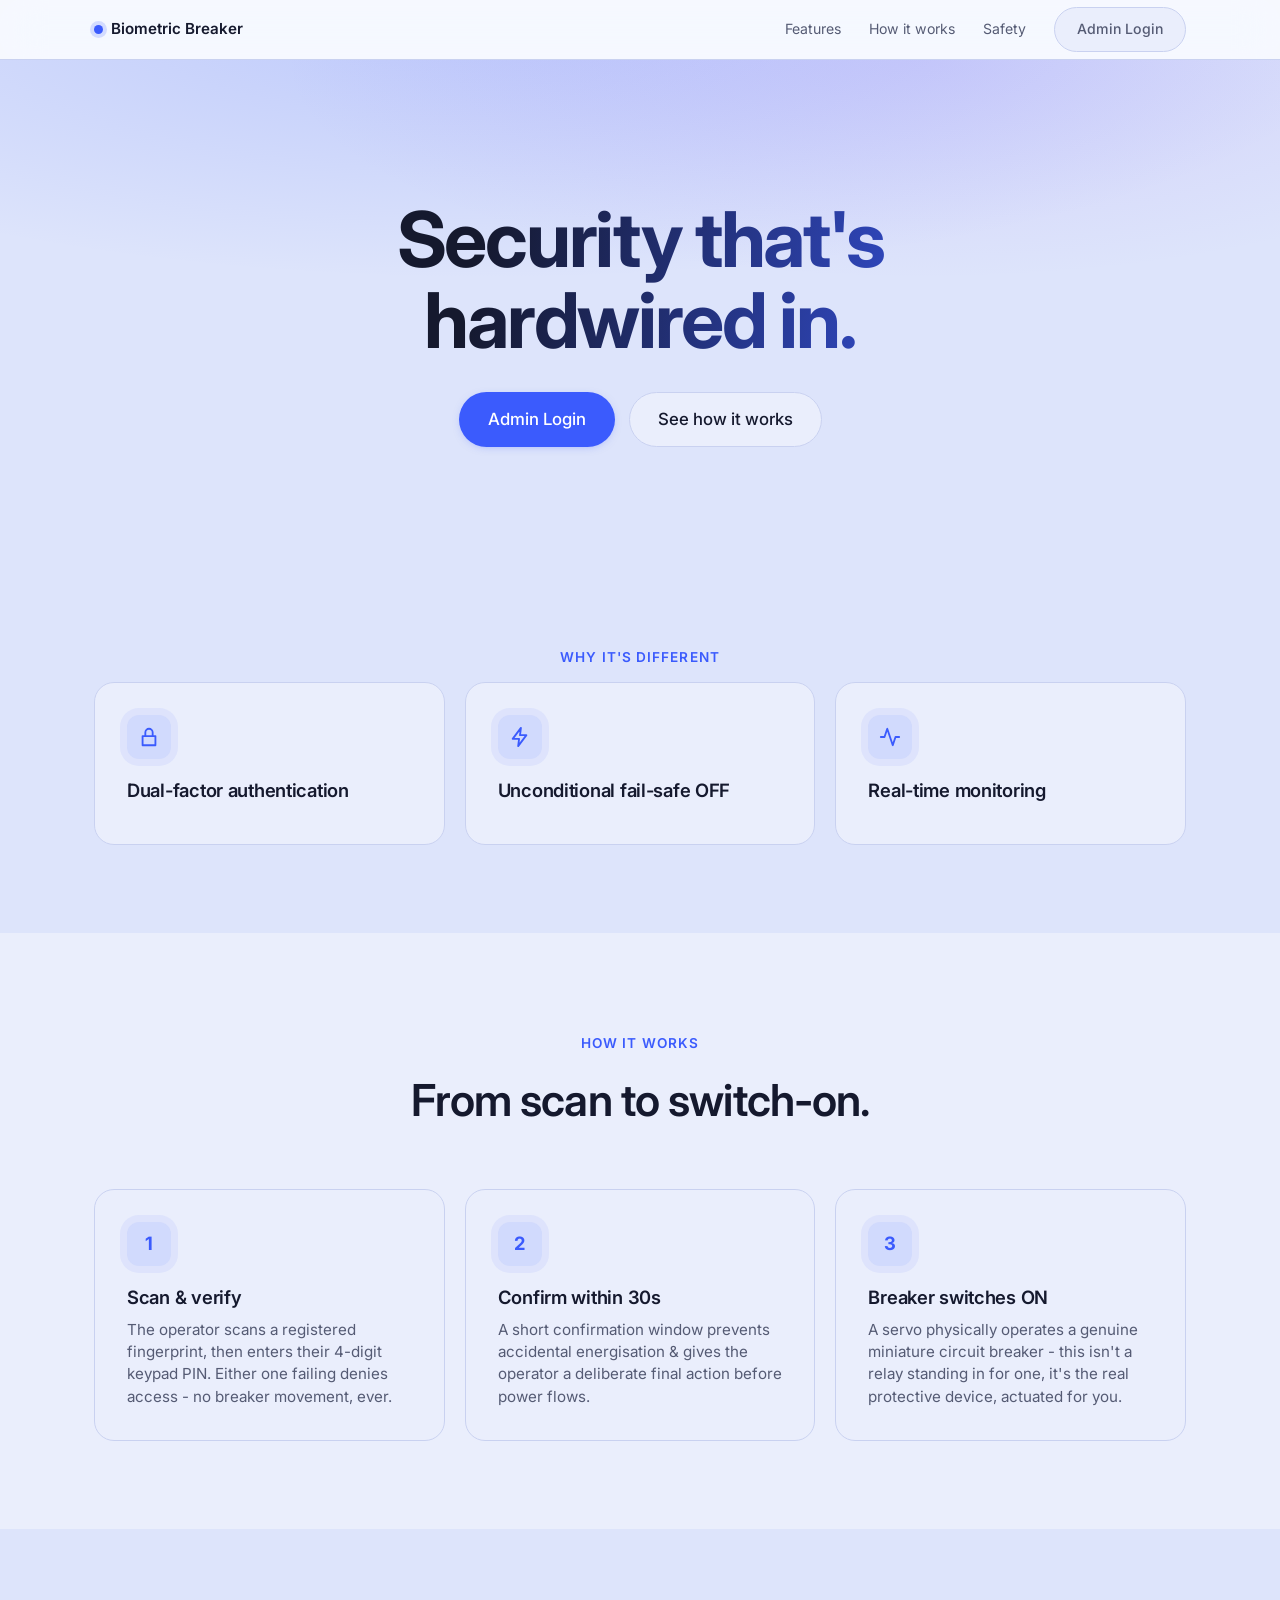
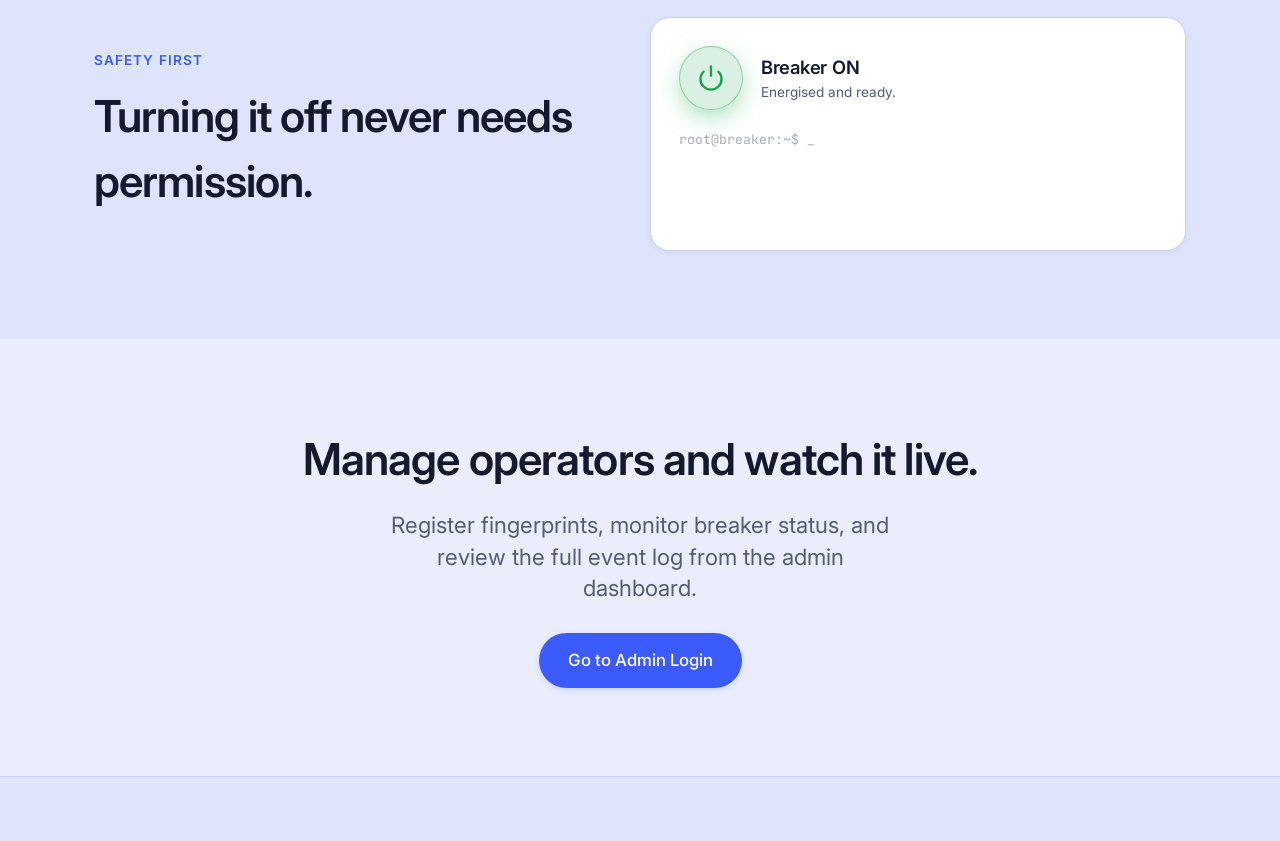
<file: index.html>
<!doctype html>
<html lang="en">
<head>
<meta charset="UTF-8">
<meta name="viewport" content="width=device-width, initial-scale=1.0">
<title>Biometric Fingerprint Smart Circuit Breaker</title>
<meta name="description" content="A circuit breaker that only authenticated operators can turn on - with an emergency OFF that works no matter what.">
<link rel="preconnect" href="https://fonts.googleapis.com">
<link rel="preconnect" href="https://fonts.gstatic.com" crossorigin>
<link href="https://fonts.googleapis.com/css2?family=Inter:wght@400;500;600;700;800&family=JetBrains+Mono:wght@400;500&display=swap" rel="stylesheet">
<link rel="stylesheet" href="css/style.css">
</head>
<body>

<nav class="nav">
  <div class="container">
    <div class="nav-brand"><span class="dot"></span> Biometric Breaker</div>
    <button type="button" class="nav-toggle" aria-label="Open menu" aria-expanded="false">
      <span class="icon" data-icon="menu"></span>
    </button>
    <div class="nav-links">
      <a href="#features">Features</a>
      <a href="#how-it-works">How it works</a>
      <a href="#safety">Safety</a>
      <a href="login.html" class="btn btn-secondary">Admin Login</a>
    </div>
  </div>
</nav>

<header class="hero">
  <div class="container">
    <h1 class="display fade-in" style="animation-delay:.06s">Security that's<br>hardwired in.</h1>
    <div class="hero-cta fade-in" style="animation-delay:.18s">
      <a href="login.html" class="btn btn-primary btn-lg">Admin Login</a>
      <a href="#how-it-works" class="btn btn-secondary btn-lg">See how it works</a>
    </div>
  </div>
</header>

<section id="features" class="section">
  <div class="container">
    <p class="eyebrow text-center reveal" style="display:block">Why it's different</p>
    <div class="grid">
      <div class="card reveal">
        <div class="icon-circle-lg"><span class="icon" data-icon="lock"></span></div>
        <h3>Dual-factor authentication</h3>
      </div>
      <div class="card reveal reveal-delay-1">
        <div class="icon-circle-lg"><span class="icon" data-icon="bolt"></span></div>
        <h3>Unconditional fail-safe OFF</h3>
      </div>
      <div class="card reveal reveal-delay-2">
        <div class="icon-circle-lg"><span class="icon" data-icon="activity"></span></div>
        <h3>Real-time monitoring</h3>
      </div>
    </div>
  </div>
</section>

<section id="how-it-works" class="section section-surface">
  <div class="container">
    <p class="eyebrow text-center reveal" style="display:block">How it works</p>
    <h2 class="headline text-center reveal" style="margin-bottom:56px">From scan to switch-on.</h2>
    <div class="grid">
      <div class="card reveal">
        <div class="icon-circle-lg step-num">1</div>
        <h3>Scan &amp; verify</h3>
        <p>The operator scans a registered fingerprint, then enters their
        4-digit keypad PIN. Either one failing denies access - no breaker
        movement, ever.</p>
      </div>
      <div class="card reveal reveal-delay-1">
        <div class="icon-circle-lg step-num">2</div>
        <h3>Confirm within 30s</h3>
        <p>A short confirmation window prevents accidental energisation &
        gives the operator a deliberate final action before power flows.</p>
      </div>
      <div class="card reveal reveal-delay-2">
        <div class="icon-circle-lg step-num">3</div>
        <h3>Breaker switches ON</h3>
        <p>A servo physically operates a genuine miniature circuit breaker -
        this isn't a relay standing in for one, it's the real protective
        device, actuated for you.</p>
      </div>
    </div>
  </div>
</section>

<section id="safety" class="section">
  <div class="container">
    <div class="dash-grid" style="align-items:center">
      <div class="reveal">
        <p class="eyebrow">Safety first</p>
        <h2 class="headline">Turning it off never needs permission.</h2>
      </div>
      <div class="panel reveal reveal-delay-1">
        <div class="breaker-indicator" style="margin-bottom:20px">
          <div class="breaker-orb is-on" id="demoOrb">
            <span class="icon" data-icon="power"></span>
          </div>
          <div>
            <h3 id="demoStatusText" style="font-size:1.15rem">Breaker ON</h3>
            <div class="sub" id="demoStatusSub">Energised and ready.</div>
          </div>
        </div>
        <div class="mono small" id="demoTerminal" style="min-height:92px">
          <p style="margin:0 0 6px;opacity:.5">root@breaker:~$ _</p>
        </div>
      </div>
    </div>
  </div>
</section>

<section class="section section-surface text-center">
  <div class="container reveal">
    <h2 class="headline">Manage operators and watch it live.</h2>
    <p class="subhead" style="max-width:520px;margin:12px auto 30px">
      Register fingerprints, monitor breaker status, and review the full
      event log from the admin dashboard.
    </p>
    <a href="login.html" class="btn btn-primary btn-lg">Go to Admin Login</a>
  </div>
</section>

<footer>
  <div class="container">
  </div>
</footer>

<script src="js/icons.js"></script>
<script src="js/reveal.js"></script>
<script src="js/nav.js"></script>
<script>
  // Small looping demo in the "Safety first" panel - purely illustrative
  // (this page has no live device connection). Shows the same animated
  // indicator the real admin dashboard uses, cycling ON -> OFF -> ON so a
  // visitor actually sees the state-change animation without waiting.
  (function () {
    const orb = document.getElementById("demoOrb");
    const text = document.getElementById("demoStatusText");
    const sub = document.getElementById("demoStatusSub");
    const terminal = document.getElementById("demoTerminal");

    const offLines = [
      "root@breaker:~$ press OFF button",
      "&gt; kill-switch transistor cut &mdash; 0.0s",
      "&gt; relay de-energised",
      "&gt; controller status: irrelevant",
    ];

    function flip(toOn) {
      orb.classList.add("is-flip");
      setTimeout(() => orb.classList.remove("is-flip"), 550);
      orb.classList.toggle("is-on", toOn);
      orb.classList.toggle("is-off", !toOn);
      text.textContent = toOn ? "Breaker ON" : "Breaker OFF";
      sub.textContent = toOn ? "Energised and ready." : "Cut instantly - no login required.";

      if (!toOn) {
        terminal.innerHTML = "";
        offLines.forEach((line, i) => {
          setTimeout(() => {
            const p = document.createElement("p");
            p.style.margin = i === offLines.length - 1 ? "0" : "0 0 6px";
            p.innerHTML = line;
            p.className = "row-in";
            terminal.appendChild(p);
          }, i * 260);
        });
      } else {
        terminal.innerHTML = '<p style="margin:0 0 6px;opacity:.5">root@breaker:~$ _</p>';
      }
    }

    let isOn = true;
    setInterval(() => {
      isOn = !isOn;
      flip(isOn);
    }, 4200);
  })();
</script>
</body>
</html>
</file>
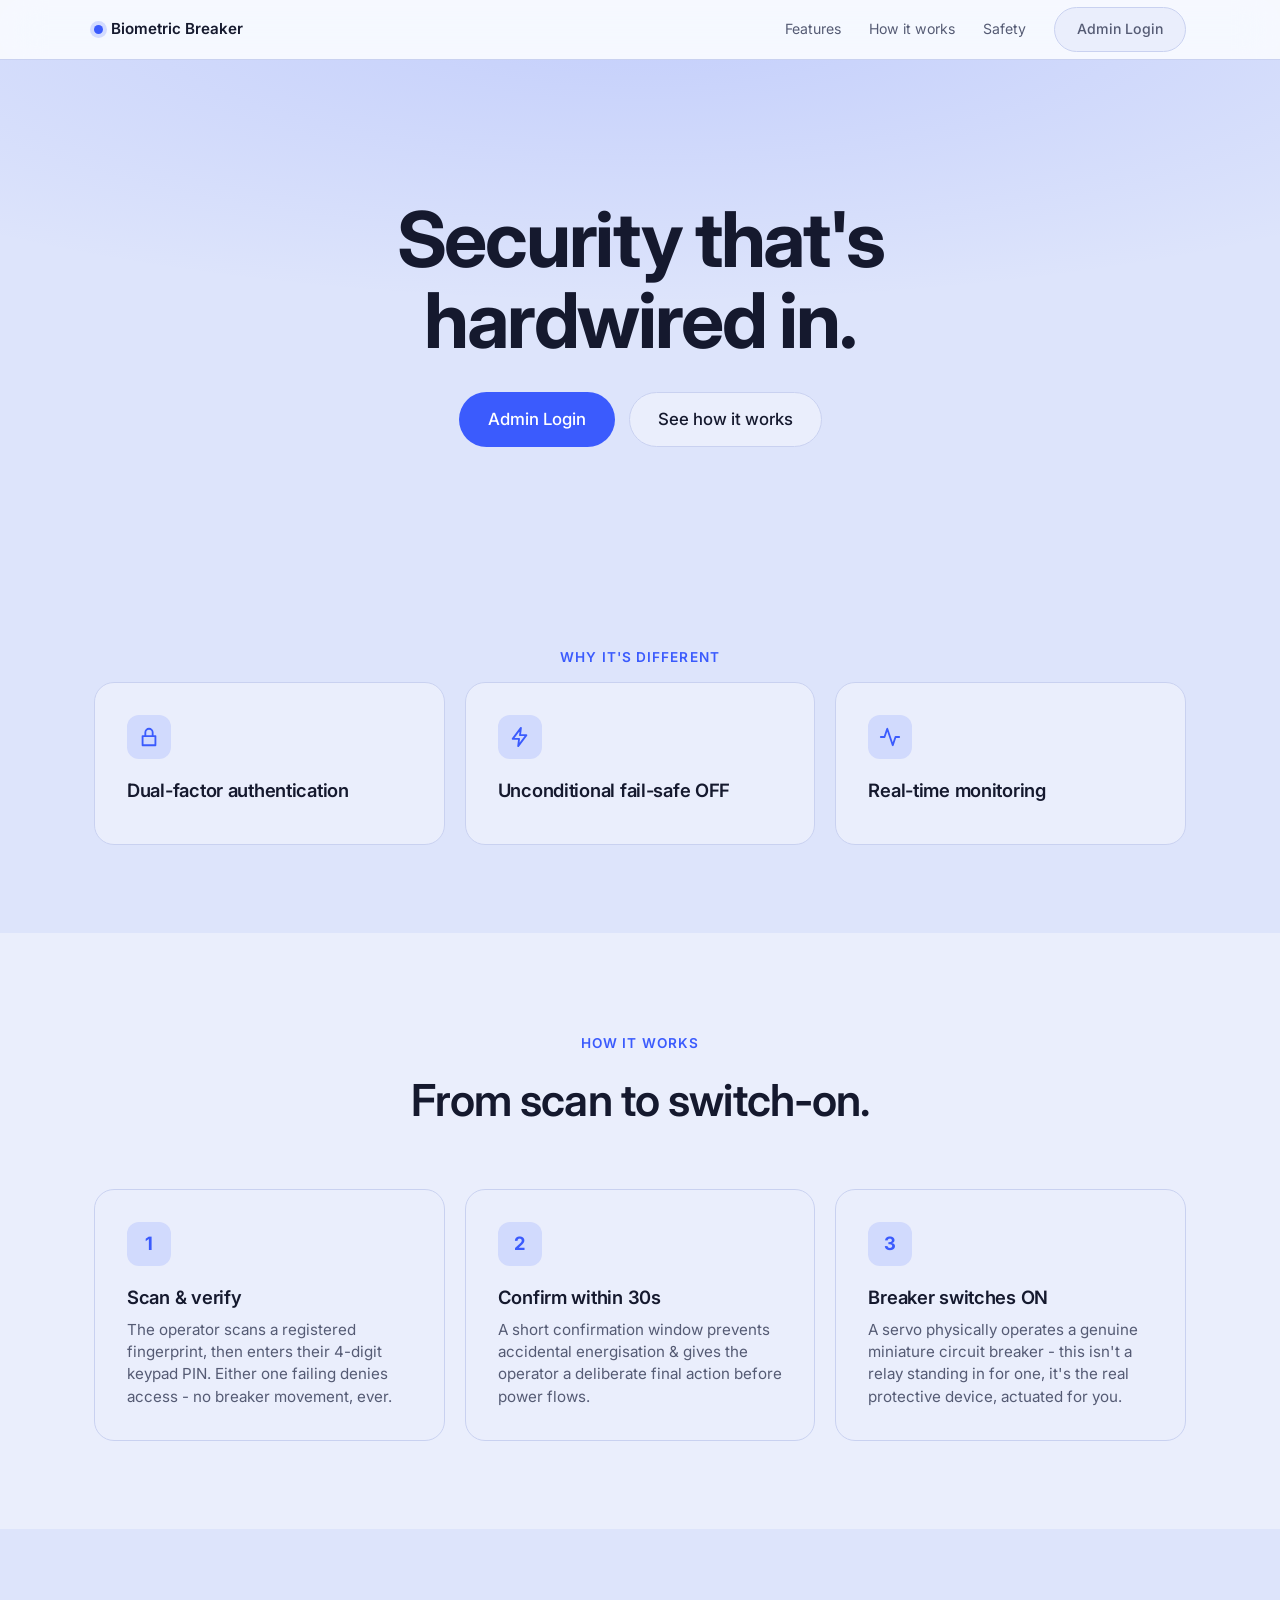
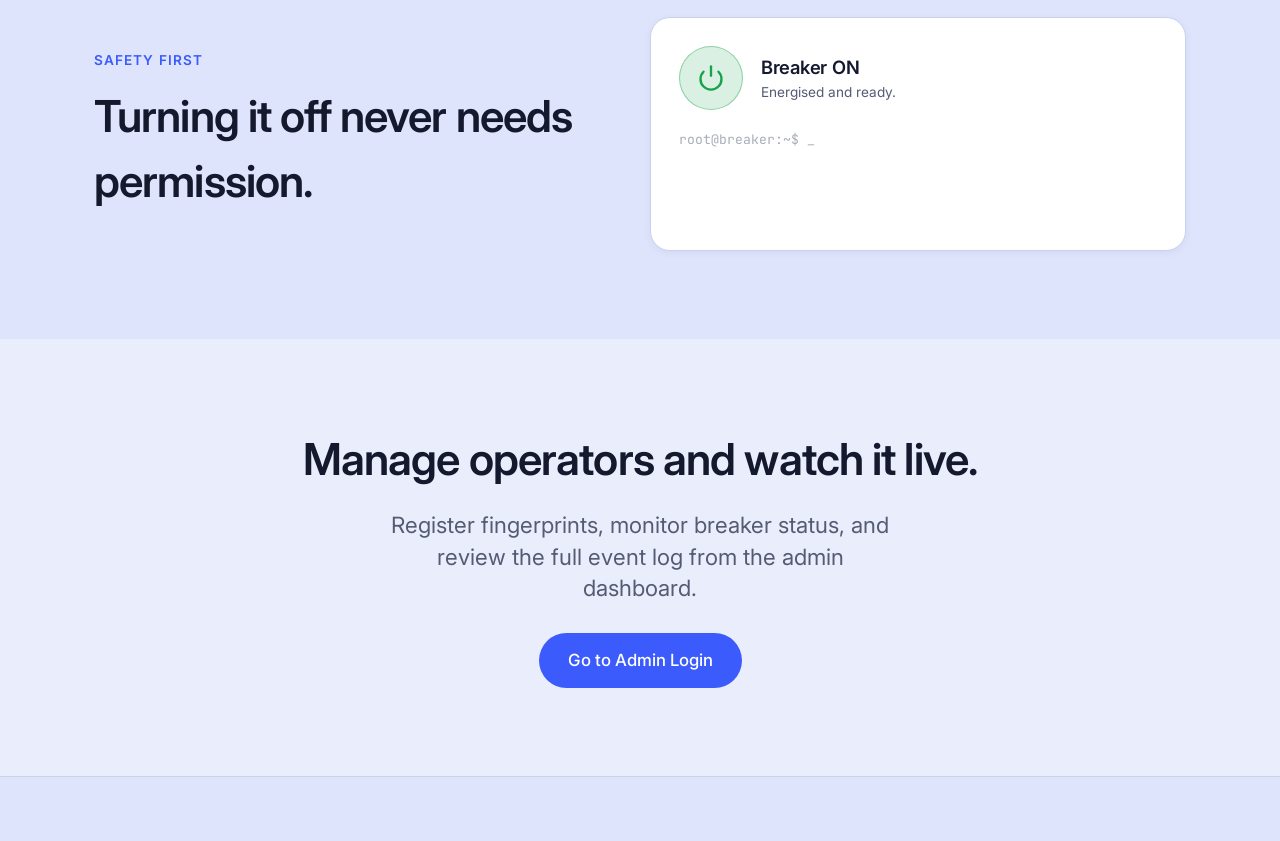
<file: dashboard/index.html>
<!doctype html>
<html lang="en">
<head>
<meta charset="UTF-8">
<meta name="viewport" content="width=device-width, initial-scale=1.0">
<title>Biometric Fingerprint Smart Circuit Breaker</title>
<meta name="description" content="A circuit breaker that only authenticated operators can turn on - with an emergency OFF that works no matter what.">
<link rel="preconnect" href="https://fonts.googleapis.com">
<link rel="preconnect" href="https://fonts.gstatic.com" crossorigin>
<link href="https://fonts.googleapis.com/css2?family=Inter:wght@400;500;600;700;800&family=JetBrains+Mono:wght@400;500&display=swap" rel="stylesheet">
<link rel="stylesheet" href="css/style.css">
</head>
<body>

<nav class="nav">
  <div class="container">
    <div class="nav-brand"><span class="dot"></span> Biometric Breaker</div>
    <div class="nav-links">
      <a href="#features">Features</a>
      <a href="#how-it-works">How it works</a>
      <a href="#safety">Safety</a>
      <a href="login.html" class="btn btn-secondary">Admin Login</a>
    </div>
  </div>
</nav>

<header class="hero">
  <div class="container">
    <h1 class="display fade-in" style="animation-delay:.06s">Security that's<br>hardwired in.</h1>
    <div class="hero-cta fade-in" style="animation-delay:.18s">
      <a href="login.html" class="btn btn-primary btn-lg">Admin Login</a>
      <a href="#how-it-works" class="btn btn-secondary btn-lg">See how it works</a>
    </div>
  </div>
</header>

<section id="features" class="section">
  <div class="container">
    <p class="eyebrow text-center reveal" style="display:block">Why it's different</p>
    <div class="grid">
      <div class="card reveal">
        <div class="icon-circle-lg"><span class="icon" data-icon="lock"></span></div>
        <h3>Dual-factor authentication</h3>
      </div>
      <div class="card reveal reveal-delay-1">
        <div class="icon-circle-lg"><span class="icon" data-icon="bolt"></span></div>
        <h3>Unconditional fail-safe OFF</h3>
      </div>
      <div class="card reveal reveal-delay-2">
        <div class="icon-circle-lg"><span class="icon" data-icon="activity"></span></div>
        <h3>Real-time monitoring</h3>
      </div>
    </div>
  </div>
</section>

<section id="how-it-works" class="section section-surface">
  <div class="container">
    <p class="eyebrow text-center reveal" style="display:block">How it works</p>
    <h2 class="headline text-center reveal" style="margin-bottom:56px">From scan to switch-on.</h2>
    <div class="grid">
      <div class="card reveal">
        <div class="icon-circle-lg step-num">1</div>
        <h3>Scan &amp; verify</h3>
        <p>The operator scans a registered fingerprint, then enters their
        4-digit keypad PIN. Either one failing denies access - no breaker
        movement, ever.</p>
      </div>
      <div class="card reveal reveal-delay-1">
        <div class="icon-circle-lg step-num">2</div>
        <h3>Confirm within 30s</h3>
        <p>A short confirmation window prevents accidental energisation &
        gives the operator a deliberate final action before power flows.</p>
      </div>
      <div class="card reveal reveal-delay-2">
        <div class="icon-circle-lg step-num">3</div>
        <h3>Breaker switches ON</h3>
        <p>A servo physically operates a genuine miniature circuit breaker -
        this isn't a relay standing in for one, it's the real protective
        device, actuated for you.</p>
      </div>
    </div>
  </div>
</section>

<section id="safety" class="section">
  <div class="container">
    <div class="dash-grid" style="align-items:center">
      <div class="reveal">
        <p class="eyebrow">Safety first</p>
        <h2 class="headline">Turning it off never needs permission.</h2>
      </div>
      <div class="panel reveal reveal-delay-1">
        <div class="breaker-indicator" style="margin-bottom:20px">
          <div class="breaker-orb is-on" id="demoOrb">
            <span class="icon" data-icon="power"></span>
          </div>
          <div>
            <h3 id="demoStatusText" style="font-size:1.15rem">Breaker ON</h3>
            <div class="sub" id="demoStatusSub">Energised and ready.</div>
          </div>
        </div>
        <div class="mono small" id="demoTerminal" style="min-height:92px">
          <p style="margin:0 0 6px;opacity:.5">root@breaker:~$ _</p>
        </div>
      </div>
    </div>
  </div>
</section>

<section class="section section-surface text-center">
  <div class="container reveal">
    <h2 class="headline">Manage operators and watch it live.</h2>
    <p class="subhead" style="max-width:520px;margin:12px auto 30px">
      Register fingerprints, monitor breaker status, and review the full
      event log from the admin dashboard.
    </p>
    <a href="login.html" class="btn btn-primary btn-lg">Go to Admin Login</a>
  </div>
</section>

<footer>
  <div class="container">
  </div>
</footer>

<script src="js/icons.js"></script>
<script src="js/reveal.js"></script>
<script>
  // Small looping demo in the "Safety first" panel - purely illustrative
  // (this page has no live device connection). Shows the same animated
  // indicator the real admin dashboard uses, cycling ON -> OFF -> ON so a
  // visitor actually sees the state-change animation without waiting.
  (function () {
    const orb = document.getElementById("demoOrb");
    const text = document.getElementById("demoStatusText");
    const sub = document.getElementById("demoStatusSub");
    const terminal = document.getElementById("demoTerminal");

    const offLines = [
      "root@breaker:~$ press OFF button",
      "&gt; kill-switch transistor cut &mdash; 0.0s",
      "&gt; relay de-energised",
      "&gt; controller status: irrelevant",
    ];

    function flip(toOn) {
      orb.classList.add("is-flip");
      setTimeout(() => orb.classList.remove("is-flip"), 550);
      orb.classList.toggle("is-on", toOn);
      orb.classList.toggle("is-off", !toOn);
      text.textContent = toOn ? "Breaker ON" : "Breaker OFF";
      sub.textContent = toOn ? "Energised and ready." : "Cut instantly - no login required.";

      if (!toOn) {
        terminal.innerHTML = "";
        offLines.forEach((line, i) => {
          setTimeout(() => {
            const p = document.createElement("p");
            p.style.margin = i === offLines.length - 1 ? "0" : "0 0 6px";
            p.innerHTML = line;
            p.className = "row-in";
            terminal.appendChild(p);
          }, i * 260);
        });
      } else {
        terminal.innerHTML = '<p style="margin:0 0 6px;opacity:.5">root@breaker:~$ _</p>';
      }
    }

    let isOn = true;
    setInterval(() => {
      isOn = !isOn;
      flip(isOn);
    }, 4200);
  })();
</script>
</body>
</html>
</file>
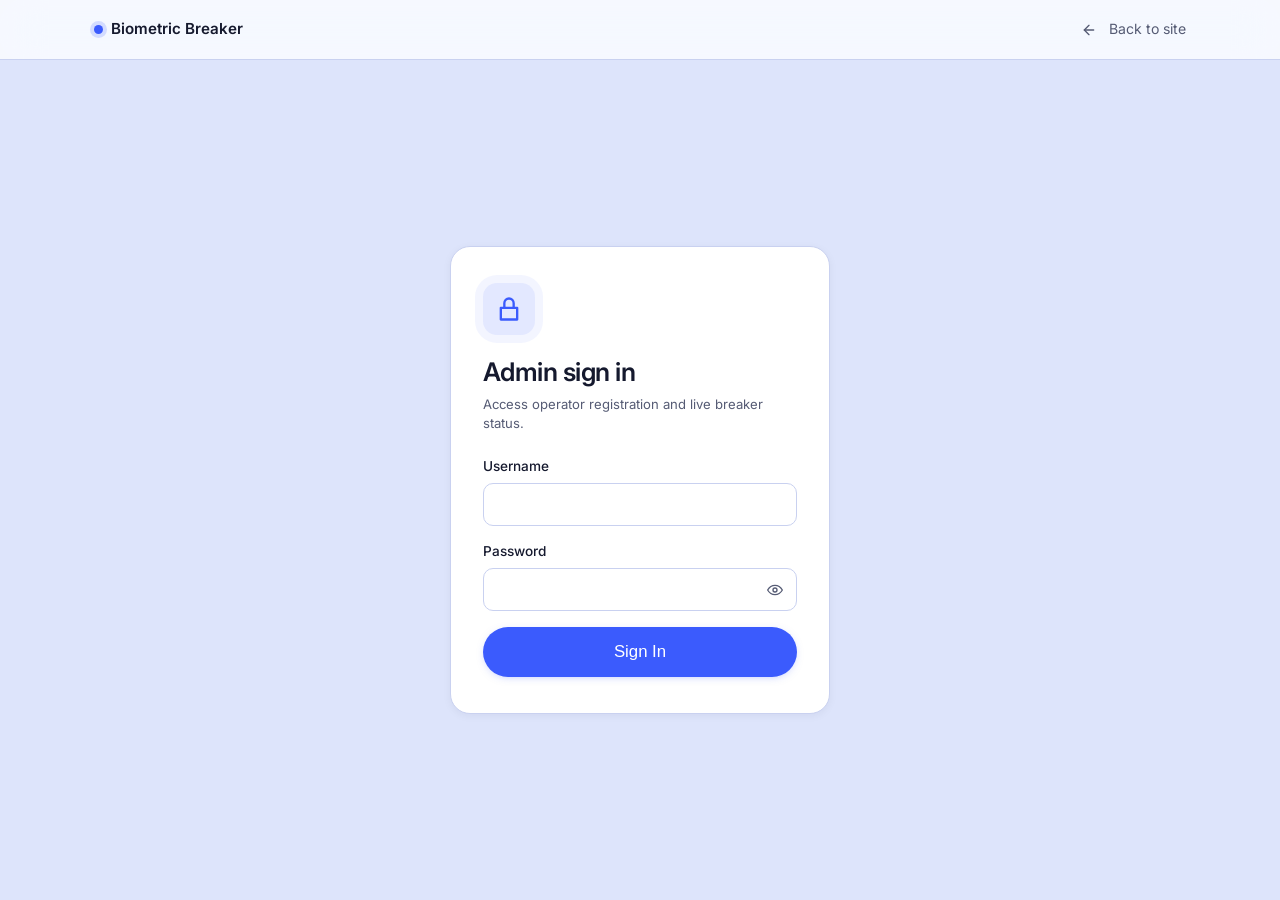
<file: login.html>
<!doctype html>
<html lang="en">
<head>
<meta charset="UTF-8">
<meta name="viewport" content="width=device-width, initial-scale=1.0">
<title>Admin Login - Biometric Breaker</title>
<link rel="preconnect" href="https://fonts.googleapis.com">
<link rel="preconnect" href="https://fonts.gstatic.com" crossorigin>
<link href="https://fonts.googleapis.com/css2?family=Inter:wght@400;500;600;700;800&family=JetBrains+Mono:wght@400;500&display=swap" rel="stylesheet">
<link rel="stylesheet" href="css/style.css">
</head>
<body>

<nav class="nav">
  <div class="container">
    <a href="index.html" class="nav-brand"><span class="dot"></span> Biometric Breaker</a>
    <div class="nav-links">
      <a href="index.html" class="flex items-center gap-12">
        <span class="icon icon-sm" data-icon="arrow-left"></span> Back to site
      </a>
    </div>
  </div>
</nav>

<div class="auth-wrap">
  <div class="auth-card fade-in">
    <div class="icon-badge"><span class="icon icon-lg" data-icon="lock"></span></div>
    <h1 class="headline" style="font-size:1.6rem;margin-bottom:4px">Admin sign in</h1>
    <p class="small" style="margin:0 0 24px">Access operator registration and live breaker status.</p>

    <form id="loginForm">
      <div class="field">
        <label for="username">Username</label>
        <input type="text" id="username" autocomplete="username" required>
      </div>
      <div class="field">
        <label for="password">Password</label>
        <div class="password-field">
          <input type="password" id="password" autocomplete="current-password" required>
          <button type="button" class="password-toggle" id="pwToggle" aria-label="Show password">
            <span class="icon icon-sm" data-icon="eye"></span>
          </button>
        </div>
      </div>
      <button type="submit" class="btn btn-primary btn-block btn-lg">Sign In</button>
      <div id="loginMsg" class="form-msg err"></div>
    </form>
  </div>
</div>

<script src="js/icons.js"></script>
<script src="js/nav.js"></script>
<script src="js/toast.js"></script>
<script src="js/auth-check.js"></script>
<script>
  if (isLoggedIn()) window.location.href = "dashboard.html";

  document.getElementById("loginForm").addEventListener("submit", function (e) {
    e.preventDefault();
    const username = document.getElementById("username").value.trim();
    const password = document.getElementById("password").value;
    const msg = document.getElementById("loginMsg");

    if (attemptLogin(username, password)) {
      showToast({ type: "success", title: "Signed in", message: "Loading the dashboard…", duration: 1200 });
      setTimeout(() => window.location.href = "dashboard.html", 350);
    } else {
      msg.textContent = "Incorrect username or password.";
      msg.classList.add("show");
      showToast({ type: "error", title: "Sign in failed", message: "Check the username and password and try again." });
    }
  });

  const pwInput = document.getElementById("password");
  const pwToggle = document.getElementById("pwToggle");
  const pwIcon = pwToggle.querySelector("[data-icon]");
  pwToggle.addEventListener("click", function () {
    const show = pwInput.type === "password";
    pwInput.type = show ? "text" : "password";
    pwIcon.innerHTML = "";
    pwIcon.removeAttribute("data-rendered");
    pwIcon.setAttribute("data-icon", show ? "eye-off" : "eye");
    pwToggle.setAttribute("aria-label", show ? "Hide password" : "Show password");
    renderIcons(pwToggle);
  });
</script>

</body>
</html>
</file>
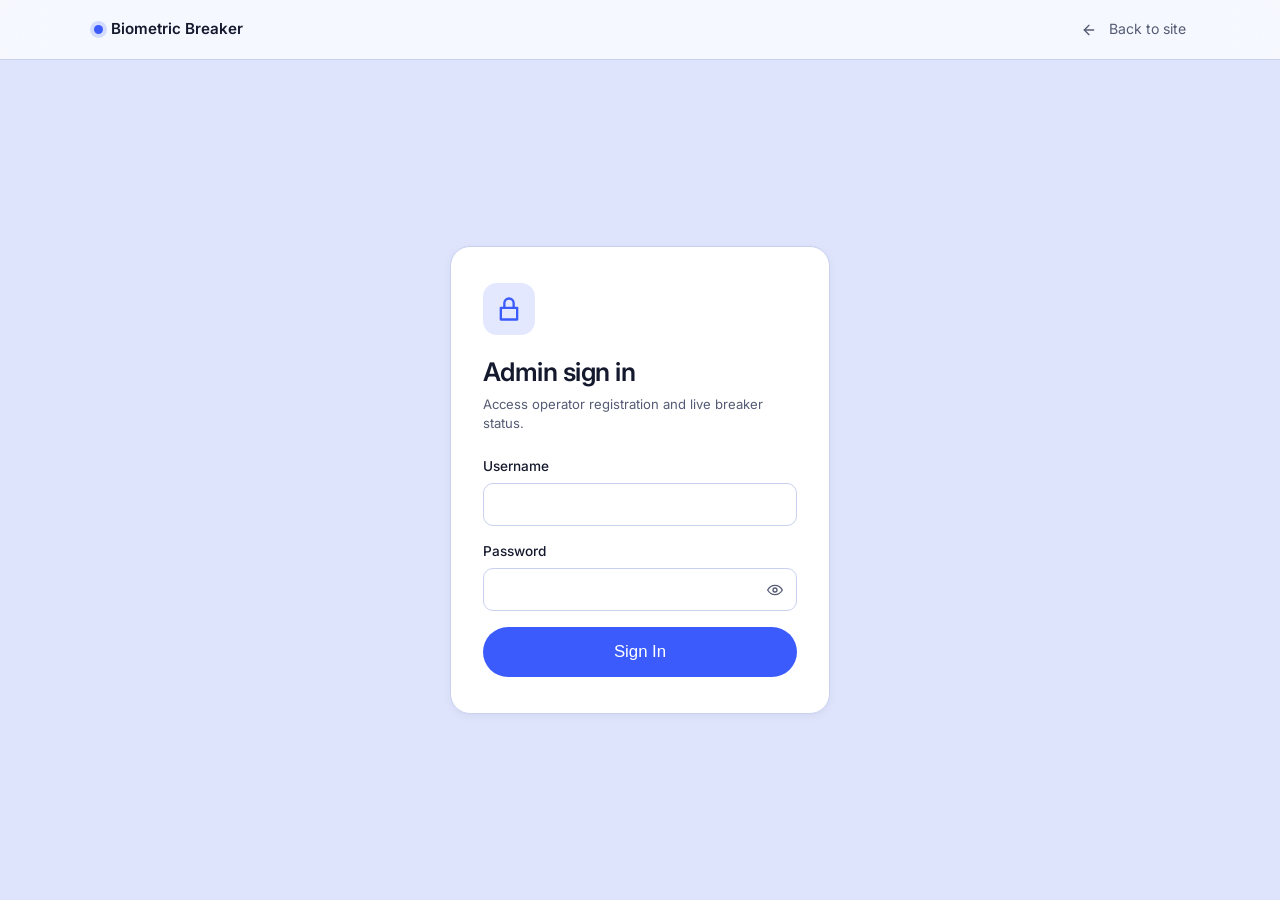
<file: dashboard/login.html>
<!doctype html>
<html lang="en">
<head>
<meta charset="UTF-8">
<meta name="viewport" content="width=device-width, initial-scale=1.0">
<title>Admin Login - Biometric Breaker</title>
<link rel="preconnect" href="https://fonts.googleapis.com">
<link rel="preconnect" href="https://fonts.gstatic.com" crossorigin>
<link href="https://fonts.googleapis.com/css2?family=Inter:wght@400;500;600;700;800&family=JetBrains+Mono:wght@400;500&display=swap" rel="stylesheet">
<link rel="stylesheet" href="css/style.css">
</head>
<body>

<nav class="nav">
  <div class="container">
    <a href="index.html" class="nav-brand"><span class="dot"></span> Biometric Breaker</a>
    <div class="nav-links">
      <a href="index.html" class="flex items-center gap-12">
        <span class="icon icon-sm" data-icon="arrow-left"></span> Back to site
      </a>
    </div>
  </div>
</nav>

<div class="auth-wrap">
  <div class="auth-card fade-in">
    <div class="icon-badge"><span class="icon icon-lg" data-icon="lock"></span></div>
    <h1 class="headline" style="font-size:1.6rem;margin-bottom:4px">Admin sign in</h1>
    <p class="small" style="margin:0 0 24px">Access operator registration and live breaker status.</p>

    <form id="loginForm">
      <div class="field">
        <label for="username">Username</label>
        <input type="text" id="username" autocomplete="username" required>
      </div>
      <div class="field">
        <label for="password">Password</label>
        <div class="password-field">
          <input type="password" id="password" autocomplete="current-password" required>
          <button type="button" class="password-toggle" id="pwToggle" aria-label="Show password">
            <span class="icon icon-sm" data-icon="eye"></span>
          </button>
        </div>
      </div>
      <button type="submit" class="btn btn-primary btn-block btn-lg">Sign In</button>
      <div id="loginMsg" class="form-msg err"></div>
    </form>
  </div>
</div>

<script src="js/icons.js"></script>
<script src="js/toast.js"></script>
<script src="js/auth-check.js"></script>
<script>
  if (isLoggedIn()) window.location.href = "dashboard.html";

  document.getElementById("loginForm").addEventListener("submit", function (e) {
    e.preventDefault();
    const username = document.getElementById("username").value.trim();
    const password = document.getElementById("password").value;
    const msg = document.getElementById("loginMsg");

    if (attemptLogin(username, password)) {
      showToast({ type: "success", title: "Signed in", message: "Loading the dashboard…", duration: 1200 });
      setTimeout(() => window.location.href = "dashboard.html", 350);
    } else {
      msg.textContent = "Incorrect username or password.";
      msg.classList.add("show");
      showToast({ type: "error", title: "Sign in failed", message: "Check the username and password and try again." });
    }
  });

  const pwInput = document.getElementById("password");
  const pwToggle = document.getElementById("pwToggle");
  const pwIcon = pwToggle.querySelector("[data-icon]");
  pwToggle.addEventListener("click", function () {
    const show = pwInput.type === "password";
    pwInput.type = show ? "text" : "password";
    pwIcon.innerHTML = "";
    pwIcon.removeAttribute("data-rendered");
    pwIcon.setAttribute("data-icon", show ? "eye-off" : "eye");
    pwToggle.setAttribute("aria-label", show ? "Hide password" : "Show password");
    renderIcons(pwToggle);
  });
</script>

</body>
</html>
</file>
<file: css/style.css>
/* ==========================================================================
   Biometric Fingerprint Smart Circuit Breaker — shared design system
   Visual language inspired by apple.com: large confident type, generous
   whitespace, neutral palette + one accent colour, soft rounded corners,
   a blurred sticky nav, subtle motion. Plain CSS, no framework.
   ========================================================================== */
:root {
  --bg: #ffffff;
  --bg-tint: #dde4fb;
  --surface: #eaeefc;
  --surface-2: #ffffff;
  --text: #15192e;
  --text-secondary: #555b74;
  --border: #c9d1f0;

  --accent: #3b5bfd;
  --accent-hover: #2d4ce0;
  --accent-soft: #eef1ff;
  --accent-2: #8b5cf6;
  --accent-2-soft: #f3eeff;
  --accent-3: #0d9488;
  --accent-3-soft: #e6f7f5;

  --success: #16a34a;
  --success-soft: #e8f8ee;
  --danger: #e11d48;
  --danger-soft: #fdeaf0;
  --warn: #d97706;
  --warn-soft: #fdf1e0;

  --radius-sm: 10px;
  --radius-md: 16px;
  --radius-lg: 20px;
  --radius-pill: 980px;

  --shadow-sm: 0 2px 8px rgba(21, 25, 46, 0.05);
  --shadow-md: 0 12px 32px rgba(21, 25, 46, 0.09);
  --shadow-lg: 0 20px 48px rgba(21, 25, 46, 0.14);

  /* Colour-matched glow shadows - the thing a plain grey shadow doesn't
     give you. Used sparingly: on hover/focus for interactive elements and
     on the one or two "this is alive" indicators (the breaker orb), not
     applied everywhere at once. */
  --glow-accent: 0 8px 28px -6px color-mix(in srgb, var(--accent) 55%, transparent);
  --glow-success: 0 8px 28px -6px color-mix(in srgb, var(--success) 55%, transparent);
  --glow-danger: 0 8px 28px -6px color-mix(in srgb, var(--danger) 55%, transparent);
  --glow-violet: 0 8px 28px -6px color-mix(in srgb, var(--accent-2) 50%, transparent);
  --glow-teal: 0 8px 28px -6px color-mix(in srgb, var(--accent-3) 50%, transparent);

  --max-width: 1140px;
  --nav-height: 60px;

  font-synthesis: none;
}

* { box-sizing: border-box; }
html { scroll-behavior: smooth; }

body {
  margin: 0;
  background: var(--bg-tint);
  color: var(--text);
  font-family: "Inter", -apple-system, BlinkMacSystemFont, "Segoe UI",
    Roboto, Helvetica, Arial, sans-serif;
  -webkit-font-smoothing: antialiased;
  line-height: 1.47;
  /* Safety net: ANY single element overflowing its container (a negative
     margin, an unwrapped long string, a table) makes the WHOLE page
     scrollable sideways by default - this caps it at the body level so one
     overflowing element in the future stays a local bug, not a page-wide
     one, the way the nav-toggle's negative margin just was. */
  overflow-x: hidden;
  max-width: 100vw;
}

a { color: inherit; text-decoration: none; }

img, svg { display: block; max-width: 100%; }

.container {
  max-width: var(--max-width);
  margin: 0 auto;
  padding: 0 24px;
}
@media (max-width: 480px) {
  .container { padding: 0 16px; }
}

/* ---------- Typography ---------- */
h1, h2, h3, h4 {
  font-weight: 600;
  letter-spacing: -0.015em;
  margin: 0 0 0.4em 0;
}
.display {
  font-size: clamp(2.6rem, 6vw, 5rem);
  font-weight: 700;
  letter-spacing: -0.03em;
  line-height: 1.05;
  /* Solid colour first as the fallback for anything that doesn't support
     background-clip:text; the gradient below replaces it visually where
     supported, which is effectively everywhere now. A quiet version of the
     effect - still clearly the page's own ink colour, not a rainbow. */
  color: var(--text);
  background: linear-gradient(100deg, var(--text) 35%, var(--accent) 90%);
  -webkit-background-clip: text;
  background-clip: text;
  -webkit-text-fill-color: transparent;
}
.headline {
  font-size: clamp(1.8rem, 3.6vw, 2.75rem);
  font-weight: 600;
  letter-spacing: -0.02em;
}
.subhead {
  font-size: clamp(1.1rem, 2vw, 1.4rem);
  color: var(--text-secondary);
  font-weight: 400;
  line-height: 1.4;
}
.eyebrow {
  font-size: 0.85rem;
  font-weight: 600;
  color: var(--accent);
  text-transform: uppercase;
  letter-spacing: 0.08em;
}
p { color: var(--text-secondary); }
.text-tight { color: var(--text); }

/* ---------- Nav ---------- */
.nav {
  position: sticky;
  top: 0;
  z-index: 100;
  height: var(--nav-height);
  display: flex;
  align-items: center;
  backdrop-filter: saturate(180%) blur(20px);
  -webkit-backdrop-filter: saturate(180%) blur(20px);
  background: color-mix(in srgb, var(--bg) 75%, transparent);
  border-bottom: 1px solid var(--border);
}
.nav .container {
  display: flex;
  align-items: center;
  justify-content: space-between;
  width: 100%;
}
.nav-brand {
  display: flex;
  align-items: center;
  gap: 8px;
  font-weight: 600;
  font-size: 0.95rem;
}
.nav-brand .dot {
  width: 9px; height: 9px; border-radius: 50%;
  background: var(--accent);
  box-shadow: 0 0 0 4px color-mix(in srgb, var(--accent) 18%, transparent);
}
.nav-links { display: flex; gap: 28px; align-items: center; }
.nav-links a {
  font-size: 0.88rem;
  color: var(--text-secondary);
  transition: color 0.2s ease;
}
.nav-links a:hover { color: var(--text); }

/* Hidden on desktop; nav.js shows/hides it per breakpoint via CSS alone -
   no JS media-query listener needed, the button is just display:none above
   the breakpoint so it's inert there regardless of its aria-expanded state. */
.nav-toggle {
  display: none;
  background: none;
  border: none;
  cursor: pointer;
  padding: 8px;
  margin: -8px 0; /* vertical only - a negative RIGHT margin here pushed this
                      past the container's edge and caused page-wide
                      horizontal scroll on mobile, which is worse than the
                      few px of extra tap-target compactness was worth */
  color: var(--text);
  flex-shrink: 0;
}

@media (max-width: 760px) {
  .nav-toggle { display: flex; }

  /* Collapses into a dropdown sheet anchored to the (sticky, so positioned)
     .nav bar, rather than squeezing every link into the 60px-tall bar
     itself - that's the squashed/unprofessional look being fixed here. */
  .nav-links {
    position: absolute;
    top: 100%;
    left: 0;
    right: 0;
    flex-direction: column;
    align-items: stretch;
    gap: 4px;
    background: var(--bg);
    border-bottom: 1px solid var(--border);
    padding: 8px 24px 16px;
    max-height: 0;
    overflow: hidden;
    opacity: 0;
    pointer-events: none;
    transition: max-height 0.25s ease, opacity 0.2s ease;
  }
  .nav.nav-open .nav-links {
    max-height: 70vh;
    overflow-y: auto;
    opacity: 1;
    pointer-events: auto;
  }
  .nav-links a, .nav-links .btn { width: 100%; }
  .nav-links a {
    padding: 12px 4px;
    border-bottom: 1px solid var(--border);
    font-size: 0.95rem;
  }
  .nav-links a:last-of-type { border-bottom: none; }
  .nav-links .btn { justify-content: center; margin-top: 6px; }
  #connIndicator { padding: 10px 4px; border-bottom: 1px solid var(--border); }
}

/* ---------- Buttons ---------- */
.btn {
  display: inline-flex;
  align-items: center;
  justify-content: center;
  gap: 8px;
  padding: 11px 22px;
  border-radius: var(--radius-pill);
  font-size: 0.95rem;
  font-weight: 500;
  border: 1px solid transparent;
  cursor: pointer;
  transition: transform 0.15s ease, background 0.2s ease, box-shadow 0.2s ease;
  white-space: nowrap;
}
.btn:active { transform: scale(0.97); }
.btn-primary { background: var(--accent); color: #fff; box-shadow: 0 2px 10px -4px color-mix(in srgb, var(--accent) 50%, transparent); }
.btn-primary:hover { background: var(--accent-hover); box-shadow: var(--glow-accent); transform: translateY(-1px); }
.btn-secondary { background: var(--surface); color: var(--text); border-color: var(--border); }
.btn-secondary:hover { background: var(--border); }
.btn-ghost { color: var(--accent); }
.btn-ghost:hover { text-decoration: underline; }
.btn-block { width: 100%; }
.btn-lg { padding: 14px 28px; font-size: 1.05rem; }
.btn-sm { padding: 5px 14px; font-size: 0.82rem; }
.btn:disabled { opacity: 0.5; cursor: not-allowed; }
.btn-danger { background: var(--danger); color: #fff; box-shadow: 0 2px 10px -4px color-mix(in srgb, var(--danger) 50%, transparent); }
.btn-danger:hover:not(:disabled) { background: color-mix(in srgb, var(--danger) 85%, black); box-shadow: var(--glow-danger); transform: translateY(-1px); }

/* ---------- Sections ---------- */
.section { padding: 88px 0; }
.section-tight { padding: 56px 0; }
.section-surface { background: var(--surface); }
.text-center { text-align: center; }

.hero {
  padding: 140px 0 100px;
  text-align: center;
  /* Two overlapping glows instead of one flat radial - a second, smaller,
     more saturated violet glow offset from the main blue one gives the
     backdrop actual depth instead of a single even wash. */
  background:
    radial-gradient(ellipse 70% 55% at 38% -10%, color-mix(in srgb, var(--accent) 20%, transparent), transparent),
    radial-gradient(ellipse 50% 45% at 72% 0%, color-mix(in srgb, var(--accent-2) 14%, transparent), transparent);
}
.hero p.subhead { max-width: 640px; margin: 18px auto 34px; }
.hero-cta { display: flex; gap: 14px; justify-content: center; flex-wrap: wrap; }
.hero-cta .btn { width: 100%; max-width: 280px; }
@media (min-width: 420px) {
  .hero-cta .btn { width: auto; }
}

@media (max-width: 640px) {
  /* 140px/100px of vertical padding is a desktop flourish - on a phone it
     pushes the actual headline (and everything after it) below the fold
     for no reason. */
  .hero { padding: 76px 0 56px; }
  .section { padding: 56px 0; }
  .section-tight { padding: 36px 0; }
}

/* ---------- Feature grid / cards ---------- */
.grid {
  display: grid;
  grid-template-columns: repeat(3, 1fr);
  gap: 20px;
}
@media (max-width: 860px) {
  .grid { grid-template-columns: 1fr; }
}
.card {
  background: var(--surface);
  border: 1px solid var(--border);
  border-radius: var(--radius-lg);
  padding: 32px;
  transition: transform 0.25s ease, box-shadow 0.25s ease;
}
@media (max-width: 480px) {
  .card { padding: 22px; }
}
.card:hover { transform: translateY(-3px); box-shadow: var(--glow-accent); border-color: color-mix(in srgb, var(--accent) 30%, var(--border)); }
.icon-circle-lg {
  width: 44px; height: 44px;
  border-radius: 12px;
  background: color-mix(in srgb, var(--accent) 14%, transparent);
  color: var(--accent);
  display: flex; align-items: center; justify-content: center;
  margin-bottom: 18px;
  /* A soft halo rather than a flat-filled chip - the glow a plain tinted
     background doesn't give you. */
  box-shadow: 0 0 0 7px color-mix(in srgb, var(--accent) 7%, transparent);
}
.icon-circle-lg .icon { width: 22px; height: 22px; }
.icon-circle-lg.step-num { font-size: 1.15rem; font-weight: 700; }
.card h3 { font-size: 1.15rem; margin-bottom: 8px; }
.card p { font-size: 0.95rem; margin: 0; }

/* ---------- Panels (dashboard) ---------- */
.panel {
  background: var(--surface-2);
  border: 1px solid var(--border);
  border-radius: var(--radius-lg);
  padding: 28px;
  box-shadow: var(--shadow-sm);
}
.panel + .panel { margin-top: 20px; }
@media (max-width: 480px) {
  .panel, .panel-danger { padding: 18px; }
}
.panel-header {
  display: flex;
  align-items: center;
  flex-wrap: wrap;
  justify-content: space-between;
  margin-bottom: 20px;
  gap: 8px 12px;
}
.panel-header h2 { font-size: 1.1rem; margin: 0; font-weight: 600; }
.panel-title { display: flex; align-items: center; gap: 14px; }

/* Colour-coded icon badge in front of a panel/card title - breaks up the
   all-neutral look and gives each panel a distinct, memorable identity. */
.icon-chip {
  width: 38px; height: 38px;
  border-radius: 11px;
  display: flex; align-items: center; justify-content: center;
  flex-shrink: 0;
}
.icon-chip .icon { width: 19px; height: 19px; }
.icon-chip.blue   { background: var(--accent-soft);   color: var(--accent);   box-shadow: 0 0 0 6px color-mix(in srgb, var(--accent) 6%, transparent); }
.icon-chip.violet { background: var(--accent-2-soft); color: var(--accent-2); box-shadow: 0 0 0 6px color-mix(in srgb, var(--accent-2) 6%, transparent); }
.icon-chip.teal   { background: var(--accent-3-soft); color: var(--accent-3); box-shadow: 0 0 0 6px color-mix(in srgb, var(--accent-3) 6%, transparent); }
.icon-chip.green  { background: var(--success-soft);  color: var(--success); box-shadow: 0 0 0 6px color-mix(in srgb, var(--success) 6%, transparent); }
.icon-chip.amber  { background: var(--warn-soft);     color: var(--warn);    box-shadow: 0 0 0 6px color-mix(in srgb, var(--warn) 6%, transparent); }
.icon-chip.red    { background: var(--danger-soft);   color: var(--danger); box-shadow: 0 0 0 6px color-mix(in srgb, var(--danger) 6%, transparent); }

/* Optional coloured top edge on a panel, for quick visual scanning */
.panel-accent { border-top: 3px solid var(--accent); }
.panel-accent.violet { border-top-color: var(--accent-2); }
.panel-accent.teal { border-top-color: var(--accent-3); }

/* A destructive admin action gets its own visual register, deliberately
   different from the informational panels above it - a dashed red border
   reads as "handle carefully" at a glance, before anyone even reads the text. */
.panel-danger {
  background: var(--surface-2);
  border: 1px dashed var(--danger);
  border-radius: var(--radius-lg);
  padding: 28px;
}

.page-header { margin-bottom: 28px; }
.page-header h1 { font-size: 1.7rem; margin: 0 0 4px; letter-spacing: -0.02em; }
.page-header p { margin: 0; color: var(--text-secondary); font-size: 0.98rem; }

.dash-grid {
  display: grid;
  grid-template-columns: 1fr 1fr;
  gap: 20px;
  align-items: stretch;
}
.dash-grid > .panel { display: flex; flex-direction: column; }
.dash-grid > .panel .table-scroll:last-of-type {
  flex: 1 1 auto;
  min-height: 180px;
  max-height: none;
}
@media (max-width: 900px) {
  .dash-grid { grid-template-columns: 1fr; }
}

/* ---------- Status ---------- */
.status-row {
  display: flex; align-items: center; gap: 12px; flex-wrap: wrap;
}
.status-pill {
  display: inline-flex; align-items: center; gap: 8px;
  padding: 7px 16px;
  border-radius: var(--radius-pill);
  font-weight: 600; font-size: 0.95rem;
}
.status-pill .led { width: 9px; height: 9px; border-radius: 50%; }
.status-on { background: color-mix(in srgb, var(--success) 15%, transparent); color: var(--success); }
.status-on .led { background: var(--success); box-shadow: 0 0 0 4px color-mix(in srgb, var(--success) 20%, transparent); }
.status-off { background: color-mix(in srgb, var(--text-secondary) 15%, transparent); color: var(--text-secondary); }
.status-off .led { background: var(--text-secondary); }
.status-online { color: var(--success); }
.status-offline { color: var(--danger); }

.meta-row { display: flex; gap: 28px; flex-wrap: wrap; margin-top: 18px; }
.meta-item .label { font-size: 0.78rem; color: var(--text-secondary); text-transform: uppercase; letter-spacing: 0.04em; }
.meta-item .value { font-size: 1.05rem; font-weight: 600; margin-top: 2px; }

/* ---------- Forms ---------- */
.field { margin-bottom: 16px; }
.field label {
  display: block; font-size: 0.85rem; font-weight: 500;
  margin-bottom: 6px; color: var(--text);
}
.field input, .field select {
  width: 100%;
  padding: 12px 14px;
  border-radius: var(--radius-sm);
  border: 1px solid var(--border);
  background: var(--bg);
  color: var(--text);
  font-size: 0.95rem;
  transition: border-color 0.2s ease, box-shadow 0.2s ease;
}
.field input:focus, .field select:focus {
  outline: none;
  border-color: var(--accent);
  box-shadow: 0 0 0 4px color-mix(in srgb, var(--accent) 18%, transparent);
}
.field .hint { font-size: 0.8rem; color: var(--text-secondary); margin-top: 6px; }
.form-msg { font-size: 0.88rem; margin-top: 10px; padding: 10px 14px; border-radius: var(--radius-sm); display: none; }
.form-msg.show { display: block; }
.form-msg.ok { background: color-mix(in srgb, var(--success) 14%, transparent); color: var(--success); }
.form-msg.err { background: color-mix(in srgb, var(--danger) 14%, transparent); color: var(--danger); }

/* ---------- Table (event log) ---------- */
.table-wrap { overflow-x: auto; }
table { width: 100%; border-collapse: collapse; font-size: 0.88rem; }
th, td { text-align: left; padding: 11px 10px; border-bottom: 1px solid var(--border); white-space: nowrap; }
th { color: var(--text-secondary); font-weight: 500; font-size: 0.78rem; text-transform: uppercase; letter-spacing: 0.04em; }
tr:last-child td { border-bottom: none; }
.badge { padding: 3px 10px; border-radius: var(--radius-pill); font-size: 0.78rem; font-weight: 600; }
.badge-on { background: color-mix(in srgb, var(--success) 16%, transparent); color: var(--success); }
.badge-off { background: color-mix(in srgb, var(--text-secondary) 16%, transparent); color: var(--text-secondary); }
.badge-denied { background: color-mix(in srgb, var(--danger) 16%, transparent); color: var(--danger); }
.badge-timeout { background: color-mix(in srgb, var(--warn) 18%, transparent); color: var(--warn); }
.badge-lockout { background: color-mix(in srgb, var(--danger) 18%, transparent); color: var(--danger); }
.empty-row td { text-align: center; color: var(--text-secondary); padding: 30px 10px; }

/* ---------- Auth card (login page) ---------- */
.auth-wrap {
  min-height: calc(100vh - var(--nav-height));
  display: flex; align-items: center; justify-content: center;
  padding: 40px 20px;
}
.auth-card {
  width: 100%; max-width: 380px;
  background: var(--surface-2);
  border: 1px solid var(--border);
  border-radius: var(--radius-lg);
  padding: 36px 32px;
  box-shadow: var(--shadow-sm);
}
@media (max-width: 420px) {
  .auth-card { padding: 28px 20px; }
}
.auth-card .icon-badge {
  width: 52px; height: 52px; border-radius: 14px;
  background: color-mix(in srgb, var(--accent) 14%, transparent);
  color: var(--accent);
  display: flex; align-items: center; justify-content: center;
  font-size: 1.5rem; margin-bottom: 18px;
  box-shadow: 0 0 0 8px color-mix(in srgb, var(--accent) 6%, transparent);
}

/* ---------- Footer ---------- */
footer {
  border-top: 1px solid var(--border);
  padding: 32px 0;
  color: var(--text-secondary);
  font-size: 0.82rem;
}
footer .container { display: flex; justify-content: space-between; flex-wrap: wrap; gap: 10px; }

/* ---------- Icons ---------- */
.icon { display: inline-flex; width: 20px; height: 20px; flex-shrink: 0; }
.icon svg { width: 100%; height: 100%; display: block; }
.icon-sm { width: 16px; height: 16px; }
.icon-lg { width: 28px; height: 28px; }

/* ---------- Motion ---------- */
@keyframes fadeInUp {
  from { opacity: 0; transform: translateY(16px); }
  to   { opacity: 1; transform: translateY(0); }
}
@keyframes fadeIn {
  from { opacity: 0; }
  to   { opacity: 1; }
}
@keyframes pulseRing {
  0%   { box-shadow: 0 0 0 0 color-mix(in srgb, var(--success) 45%, transparent); }
  70%  { box-shadow: 0 0 0 14px color-mix(in srgb, var(--success) 0%, transparent); }
  100% { box-shadow: 0 0 0 0 color-mix(in srgb, var(--success) 0%, transparent); }
}
@keyframes stateFlip {
  0%   { transform: scale(1); }
  35%  { transform: scale(1.12); }
  60%  { transform: scale(0.96); }
  100% { transform: scale(1); }
}
@keyframes spin { to { transform: rotate(360deg); } }
@keyframes rowIn {
  from { opacity: 0; transform: translateY(-6px); }
  to   { opacity: 1; transform: translateY(0); }
}

.reveal { opacity: 0; transform: translateY(20px); transition: opacity 0.6s ease, transform 0.6s ease; }
.reveal.visible { opacity: 1; transform: translateY(0); }
.reveal-delay-1 { transition-delay: 0.08s; }
.reveal-delay-2 { transition-delay: 0.16s; }
.reveal-delay-3 { transition-delay: 0.24s; }

/* Never let the reveal animation be the reason content stays invisible -
   screenshot tools, some crawlers, and users who never scroll that far
   all need the real content, not a blank section. reveal.js also force-
   shows everything after a short timeout as a second safety net. */
@media (prefers-reduced-motion: reduce) {
  .reveal, .fade-in { opacity: 1 !important; transform: none !important; transition: none !important; animation: none !important; }
}

.fade-in { animation: fadeInUp 0.5s ease both; }
.spin { animation: spin 1s linear infinite; }
.row-in { animation: rowIn 0.35s ease both; }

/* ---------- Big animated breaker indicator ---------- */
.breaker-indicator {
  display: flex;
  align-items: center;
  gap: 18px;
}
.breaker-orb {
  position: relative;
  width: 64px; height: 64px;
  border-radius: 50%;
  display: flex; align-items: center; justify-content: center;
  background: var(--surface);
  border: 1px solid var(--border);
  color: var(--text-secondary);
  transition: background 0.4s ease, color 0.4s ease, border-color 0.4s ease;
  flex-shrink: 0;
}
.breaker-orb .icon { width: 28px; height: 28px; }
.breaker-orb.is-on {
  background: color-mix(in srgb, var(--success) 16%, transparent);
  color: var(--success);
  border-color: color-mix(in srgb, var(--success) 40%, transparent);
  box-shadow: var(--glow-success); /* steady glow underneath the pulseRing animation's
                                       expanding ring - the ring comes and goes, this
                                       stays, so "energised" reads at a glance even
                                       between pulses */
  animation: pulseRing 2.2s ease-out infinite;
}
/* Before the device's first heartbeat ever arrives, a flat grey orb reads as
   broken rather than "not heard from yet" - a slow breathing pulse signals
   the page is actively waiting, not stuck. */
.breaker-orb.is-waiting {
  animation: waitPulse 2.4s ease-in-out infinite;
}
.breaker-orb.is-flip { animation: stateFlip 0.5s ease, pulseRing 2.2s ease-out infinite; }
.breaker-orb.is-off.is-flip { animation: stateFlip 0.5s ease; }

.breaker-indicator h3 { margin: 0; font-size: 1.3rem; }
.breaker-indicator .sub { font-size: 0.85rem; color: var(--text-secondary); margin-top: 2px; }

.status-note {
  display: flex;
  gap: 12px;
  margin-top: 18px;
  padding: 14px 16px;
  border-radius: var(--radius-sm);
  background: var(--surface);
  border: 1px solid var(--border);
  font-size: 0.88rem;
  line-height: 1.5;
  color: var(--text);
}
.status-note .icon { color: var(--accent); margin-top: 2px; }
.status-note.warn { border-color: color-mix(in srgb, var(--warn) 50%, var(--border)); }
.status-note.warn .icon { color: var(--warn); }

/* ---------- Stat chips (inline, inside a panel) ---------- */
.stat-row { display: flex; gap: 12px; flex-wrap: wrap; margin-bottom: 18px; }
.stat-chip {
  flex: 1; min-width: 110px;
  background: var(--surface);
  border: 1px solid var(--border);
  border-radius: var(--radius-sm);
  padding: 12px 14px;
}
.stat-chip .num { font-size: 1.4rem; font-weight: 700; }
.stat-chip .lbl { font-size: 0.74rem; color: var(--text-secondary); text-transform: uppercase; letter-spacing: 0.04em; margin-top: 2px; }

/* ---------- KPI overview row (top of the dashboard) ---------- */
.kpi-grid {
  display: grid;
  grid-template-columns: repeat(4, 1fr);
  gap: 16px;
  margin-bottom: 24px;
}
@media (max-width: 900px) {
  .kpi-grid { grid-template-columns: repeat(2, 1fr); }
}
@media (max-width: 520px) {
  .kpi-grid { grid-template-columns: 1fr; }
}
.kpi-card {
  background: var(--surface-2);
  border: 1px solid var(--border);
  border-radius: var(--radius-lg);
  box-shadow: var(--shadow-sm);
  padding: 20px 22px;
  display: flex;
  align-items: center;
  gap: 16px;
  transition: transform 0.2s ease, box-shadow 0.2s ease;
}
.kpi-card:hover { transform: translateY(-2px); box-shadow: var(--shadow-md); }
.kpi-card .icon-chip { width: 46px; height: 46px; border-radius: 13px; }
.kpi-card .icon-chip .icon { width: 22px; height: 22px; }
.kpi-card .num { font-size: 1.65rem; font-weight: 700; line-height: 1.1; }
.kpi-card .lbl { font-size: 0.82rem; color: var(--text-secondary); margin-top: 2px; }

/* ---------- Scrollable table panel ---------- */
.table-scroll {
  max-height: 360px;
  overflow-y: auto;
  overflow-x: auto; /* the event/operator tables have nowrap cells - without this,
                        a narrow phone would scroll the WHOLE PAGE sideways instead
                        of just this table */
  border-radius: var(--radius-sm);
  border: 1px solid var(--border);
}
.table-scroll table { font-size: 0.86rem; }
.table-scroll thead th {
  position: sticky; top: 0;
  background: var(--surface-2);
  box-shadow: 0 1px 0 var(--border);
  z-index: 1;
}
.table-scroll th, .table-scroll td { padding: 10px 14px; }
.table-scroll::-webkit-scrollbar { width: 8px; }
.table-scroll::-webkit-scrollbar-thumb { background: var(--border); border-radius: 8px; }

.row-icon { display: flex; align-items: center; gap: 8px; }
.row-icon .icon { width: 15px; height: 15px; }
.badge-on .icon, .badge-off .icon, .badge-denied .icon, .badge-timeout .icon, .badge-lockout .icon { width: 12px; height: 12px; }
.badge { display: inline-flex; align-items: center; gap: 5px; }

/* ---------- Password field with eye toggle ---------- */
.password-field { position: relative; }
.password-field input { padding-right: 44px; }
.password-toggle {
  position: absolute;
  right: 6px; top: 50%; transform: translateY(-50%);
  width: 32px; height: 32px;
  display: flex; align-items: center; justify-content: center;
  background: none; border: none; cursor: pointer;
  color: var(--text-secondary);
  border-radius: 8px;
  transition: color 0.2s ease, background 0.2s ease;
}
.password-toggle:hover { color: var(--text); background: var(--surface); }

/* ---------- Toast notifications ---------- */
.toast-stack {
  position: fixed;
  top: calc(var(--nav-height) + 16px);
  right: 20px;
  z-index: 1000;
  display: flex;
  flex-direction: column;
  gap: 10px;
  width: min(360px, calc(100vw - 40px));
  pointer-events: none;
  max-height: calc(100vh - var(--nav-height) - 32px);
  overflow: hidden;
}
.toast {
  pointer-events: auto;
  position: relative;
  display: flex;
  align-items: flex-start;
  gap: 12px;
  background: var(--surface-2);
  border: 1px solid var(--border);
  border-radius: var(--radius-md);
  box-shadow: var(--shadow-lg);
  padding: 14px 16px;
  overflow: hidden;
  animation: toastIn 0.35s cubic-bezier(.2, .9, .3, 1.2) both;
}
.toast.closing { animation: toastOut 0.25s ease both; }
.toast .icon-chip { width: 34px; height: 34px; border-radius: 10px; flex-shrink: 0; }
.toast .icon-chip .icon { width: 17px; height: 17px; }
.toast-body { flex: 1; min-width: 0; }
.toast-title { font-weight: 600; font-size: 0.92rem; margin: 0 0 2px; }
.toast-msg { font-size: 0.85rem; color: var(--text-secondary); margin: 0; line-height: 1.4; }
.toast-close {
  background: none; border: none; cursor: pointer; color: var(--text-secondary);
  padding: 2px; border-radius: 6px; flex-shrink: 0; display: flex;
}
.toast-close:hover { color: var(--text); background: var(--surface); }
.toast-close .icon { width: 15px; height: 15px; }
.toast-bar {
  position: absolute; left: 0; bottom: 0; height: 3px;
  background: var(--accent);
  animation-name: toastShrink;
  animation-timing-function: linear;
  animation-fill-mode: forwards;
}
.toast.success .toast-bar { background: var(--success); }
.toast.error .toast-bar { background: var(--danger); }
.toast.warn .toast-bar { background: var(--warn); }

@keyframes toastIn {
  from { opacity: 0; transform: translateX(24px) scale(0.96); }
  to   { opacity: 1; transform: translateX(0) scale(1); }
}
@keyframes toastOut {
  from { opacity: 1; transform: translateX(0); max-height: 200px; margin-bottom: 0; }
  to   { opacity: 0; transform: translateX(24px); max-height: 0; margin-bottom: -10px; }
}
@keyframes toastShrink {
  from { width: 100%; }
  to   { width: 0%; }
}

/* ---------- New-row highlight in live tables ---------- */
@keyframes rowHighlight {
  0%   { background: color-mix(in srgb, var(--accent) 16%, transparent); }
  100% { background: transparent; }
}
.row-new { animation: rowHighlight 2.2s ease-out both; }
.row-rail { border-left: 3px solid transparent; }
.row-rail.rail-on      { border-left-color: var(--success); }
.row-rail.rail-off     { border-left-color: var(--text-secondary); }
.row-rail.rail-denied  { border-left-color: var(--danger); }
.row-rail.rail-timeout { border-left-color: var(--warn); }
.row-rail.rail-lockout { border-left-color: var(--danger); }

/* ---------- Empty states (operator table / event log) ---------- */
/* A plain "No events yet" row reads as dead/broken to a non-technical
   operator - this instead explains what's coming and feels like the page
   is actively listening, not stuck. */
.empty-state {
  text-align: center;
  padding: 36px 20px;
  border: 1px dashed var(--border);
  border-radius: var(--radius-md);
  background: var(--surface);
}
.empty-state-icon {
  width: 52px; height: 52px;
  margin: 0 auto 14px;
  border-radius: 50%;
  display: flex; align-items: center; justify-content: center;
  background: var(--accent-soft);
  color: var(--accent);
  animation: waitPulse 2.4s ease-in-out infinite;
}
@keyframes waitPulse {
  0%, 100% { box-shadow: 0 0 0 0 color-mix(in srgb, var(--accent) 25%, transparent); }
  50%      { box-shadow: 0 0 0 10px color-mix(in srgb, var(--accent) 0%, transparent); }
}
.empty-state h3 { font-size: 1rem; margin: 0 0 6px; }
.empty-state p { font-size: 0.88rem; margin: 0; max-width: 40ch; margin-inline: auto; line-height: 1.5; }
.empty-state .badge { vertical-align: -2px; margin: 0 2px; }

/* ---------- Glossary (collapsible, plain-language event key) ---------- */
.legend { margin-top: 18px; border-top: 1px solid var(--border); padding-top: 14px; }
.legend summary {
  cursor: pointer;
  display: flex; align-items: center; gap: 8px;
  font-size: 0.88rem; font-weight: 500; color: var(--text-secondary);
  list-style: none;
}
.legend summary::-webkit-details-marker { display: none; }
.legend summary:hover { color: var(--text); }
.legend summary .icon { color: var(--accent); }
.legend-grid {
  display: grid;
  grid-template-columns: 1fr;
  gap: 10px;
  margin-top: 14px;
  animation: fadeIn 0.25s ease both;
}
.legend-item {
  display: flex; align-items: center; gap: 12px;
  font-size: 0.85rem; color: var(--text-secondary); line-height: 1.4;
}
.legend-item .badge { flex-shrink: 0; min-width: 84px; justify-content: center; }

/* ---------- Count-up number transition ---------- */
.num-pop { animation: numPop 0.4s ease; }
@keyframes numPop {
  0%   { transform: scale(1); }
  40%  { transform: scale(1.18); color: var(--accent); }
  100% { transform: scale(1); }
}

/* ---------- Utility ---------- */
.mt-0 { margin-top: 0; }
.mb-0 { margin-bottom: 0; }
.flex { display: flex; }
.gap-12 { gap: 12px; }
.items-center { align-items: center; }
.justify-between { justify-content: space-between; }
.w-full { width: 100%; }
.small { font-size: 0.82rem; }
.mono { font-family: "JetBrains Mono", ui-monospace, SFMono-Regular, Menlo, Consolas, monospace; }
</file>
<file: dashboard/css/style.css>
/* ==========================================================================
   Biometric Fingerprint Smart Circuit Breaker — shared design system
   Visual language inspired by apple.com: large confident type, generous
   whitespace, neutral palette + one accent colour, soft rounded corners,
   a blurred sticky nav, subtle motion. Plain CSS, no framework.
   ========================================================================== */
:root {
  --bg: #ffffff;
  --bg-tint: #dde4fb;
  --surface: #eaeefc;
  --surface-2: #ffffff;
  --text: #15192e;
  --text-secondary: #555b74;
  --border: #c9d1f0;

  --accent: #3b5bfd;
  --accent-hover: #2d4ce0;
  --accent-soft: #eef1ff;
  --accent-2: #8b5cf6;
  --accent-2-soft: #f3eeff;
  --accent-3: #0d9488;
  --accent-3-soft: #e6f7f5;

  --success: #16a34a;
  --success-soft: #e8f8ee;
  --danger: #e11d48;
  --danger-soft: #fdeaf0;
  --warn: #d97706;
  --warn-soft: #fdf1e0;

  --radius-sm: 10px;
  --radius-md: 16px;
  --radius-lg: 20px;
  --radius-pill: 980px;

  --shadow-sm: 0 2px 8px rgba(21, 25, 46, 0.05);
  --shadow-md: 0 12px 32px rgba(21, 25, 46, 0.09);
  --shadow-lg: 0 20px 48px rgba(21, 25, 46, 0.14);

  --max-width: 1140px;
  --nav-height: 60px;

  font-synthesis: none;
}

* { box-sizing: border-box; }
html { scroll-behavior: smooth; }

body {
  margin: 0;
  background: var(--bg-tint);
  color: var(--text);
  font-family: "Inter", -apple-system, BlinkMacSystemFont, "Segoe UI",
    Roboto, Helvetica, Arial, sans-serif;
  -webkit-font-smoothing: antialiased;
  line-height: 1.47;
}

a { color: inherit; text-decoration: none; }

img, svg { display: block; max-width: 100%; }

.container {
  max-width: var(--max-width);
  margin: 0 auto;
  padding: 0 24px;
}

/* ---------- Typography ---------- */
h1, h2, h3, h4 {
  font-weight: 600;
  letter-spacing: -0.015em;
  margin: 0 0 0.4em 0;
}
.display {
  font-size: clamp(2.6rem, 6vw, 5rem);
  font-weight: 700;
  letter-spacing: -0.03em;
  line-height: 1.05;
}
.headline {
  font-size: clamp(1.8rem, 3.6vw, 2.75rem);
  font-weight: 600;
  letter-spacing: -0.02em;
}
.subhead {
  font-size: clamp(1.1rem, 2vw, 1.4rem);
  color: var(--text-secondary);
  font-weight: 400;
  line-height: 1.4;
}
.eyebrow {
  font-size: 0.85rem;
  font-weight: 600;
  color: var(--accent);
  text-transform: uppercase;
  letter-spacing: 0.08em;
}
p { color: var(--text-secondary); }
.text-tight { color: var(--text); }

/* ---------- Nav ---------- */
.nav {
  position: sticky;
  top: 0;
  z-index: 100;
  height: var(--nav-height);
  display: flex;
  align-items: center;
  backdrop-filter: saturate(180%) blur(20px);
  -webkit-backdrop-filter: saturate(180%) blur(20px);
  background: color-mix(in srgb, var(--bg) 75%, transparent);
  border-bottom: 1px solid var(--border);
}
.nav .container {
  display: flex;
  align-items: center;
  justify-content: space-between;
  width: 100%;
}
.nav-brand {
  display: flex;
  align-items: center;
  gap: 8px;
  font-weight: 600;
  font-size: 0.95rem;
}
.nav-brand .dot {
  width: 9px; height: 9px; border-radius: 50%;
  background: var(--accent);
  box-shadow: 0 0 0 4px color-mix(in srgb, var(--accent) 18%, transparent);
}
.nav-links { display: flex; gap: 28px; align-items: center; }
.nav-links a {
  font-size: 0.88rem;
  color: var(--text-secondary);
  transition: color 0.2s ease;
}
.nav-links a:hover { color: var(--text); }

/* ---------- Buttons ---------- */
.btn {
  display: inline-flex;
  align-items: center;
  justify-content: center;
  gap: 8px;
  padding: 11px 22px;
  border-radius: var(--radius-pill);
  font-size: 0.95rem;
  font-weight: 500;
  border: 1px solid transparent;
  cursor: pointer;
  transition: transform 0.15s ease, background 0.2s ease, box-shadow 0.2s ease;
  white-space: nowrap;
}
.btn:active { transform: scale(0.97); }
.btn-primary { background: var(--accent); color: #fff; }
.btn-primary:hover { background: var(--accent-hover); }
.btn-secondary { background: var(--surface); color: var(--text); border-color: var(--border); }
.btn-secondary:hover { background: var(--border); }
.btn-ghost { color: var(--accent); }
.btn-ghost:hover { text-decoration: underline; }
.btn-block { width: 100%; }
.btn-lg { padding: 14px 28px; font-size: 1.05rem; }
.btn-sm { padding: 5px 14px; font-size: 0.82rem; }
.btn:disabled { opacity: 0.5; cursor: not-allowed; }

/* ---------- Sections ---------- */
.section { padding: 88px 0; }
.section-tight { padding: 56px 0; }
.section-surface { background: var(--surface); }
.text-center { text-align: center; }

.hero {
  padding: 140px 0 100px;
  text-align: center;
  background:
    radial-gradient(ellipse 80% 60% at 50% -10%, color-mix(in srgb, var(--accent) 16%, transparent), transparent);
}
.hero p.subhead { max-width: 640px; margin: 18px auto 34px; }
.hero-cta { display: flex; gap: 14px; justify-content: center; flex-wrap: wrap; }

/* ---------- Feature grid / cards ---------- */
.grid {
  display: grid;
  grid-template-columns: repeat(3, 1fr);
  gap: 20px;
}
@media (max-width: 860px) {
  .grid { grid-template-columns: 1fr; }
}
.card {
  background: var(--surface);
  border: 1px solid var(--border);
  border-radius: var(--radius-lg);
  padding: 32px;
  transition: transform 0.25s ease, box-shadow 0.25s ease;
}
.card:hover { transform: translateY(-3px); box-shadow: var(--shadow-md); }
.icon-circle-lg {
  width: 44px; height: 44px;
  border-radius: 12px;
  background: color-mix(in srgb, var(--accent) 14%, transparent);
  color: var(--accent);
  display: flex; align-items: center; justify-content: center;
  margin-bottom: 18px;
}
.icon-circle-lg .icon { width: 22px; height: 22px; }
.icon-circle-lg.step-num { font-size: 1.15rem; font-weight: 700; }
.card h3 { font-size: 1.15rem; margin-bottom: 8px; }
.card p { font-size: 0.95rem; margin: 0; }

/* ---------- Panels (dashboard) ---------- */
.panel {
  background: var(--surface-2);
  border: 1px solid var(--border);
  border-radius: var(--radius-lg);
  padding: 28px;
  box-shadow: var(--shadow-sm);
}
.panel + .panel { margin-top: 20px; }
.panel-header {
  display: flex;
  align-items: center;
  justify-content: space-between;
  margin-bottom: 20px;
  gap: 12px;
}
.panel-header h2 { font-size: 1.1rem; margin: 0; font-weight: 600; }
.panel-title { display: flex; align-items: center; gap: 14px; }

/* Colour-coded icon badge in front of a panel/card title - breaks up the
   all-neutral look and gives each panel a distinct, memorable identity. */
.icon-chip {
  width: 38px; height: 38px;
  border-radius: 11px;
  display: flex; align-items: center; justify-content: center;
  flex-shrink: 0;
}
.icon-chip .icon { width: 19px; height: 19px; }
.icon-chip.blue   { background: var(--accent-soft);   color: var(--accent); }
.icon-chip.violet { background: var(--accent-2-soft); color: var(--accent-2); }
.icon-chip.teal   { background: var(--accent-3-soft); color: var(--accent-3); }
.icon-chip.green  { background: var(--success-soft);  color: var(--success); }
.icon-chip.amber  { background: var(--warn-soft);     color: var(--warn); }
.icon-chip.red    { background: var(--danger-soft);   color: var(--danger); }

/* Optional coloured top edge on a panel, for quick visual scanning */
.panel-accent { border-top: 3px solid var(--accent); }
.panel-accent.violet { border-top-color: var(--accent-2); }
.panel-accent.teal { border-top-color: var(--accent-3); }

.page-header { margin-bottom: 28px; }
.page-header h1 { font-size: 1.7rem; margin: 0 0 4px; letter-spacing: -0.02em; }
.page-header p { margin: 0; color: var(--text-secondary); font-size: 0.98rem; }

.dash-grid {
  display: grid;
  grid-template-columns: 1fr 1fr;
  gap: 20px;
  align-items: stretch;
}
.dash-grid > .panel { display: flex; flex-direction: column; }
.dash-grid > .panel .table-scroll:last-of-type {
  flex: 1 1 auto;
  min-height: 180px;
  max-height: none;
}
@media (max-width: 900px) {
  .dash-grid { grid-template-columns: 1fr; }
}

/* ---------- Status ---------- */
.status-row {
  display: flex; align-items: center; gap: 12px; flex-wrap: wrap;
}
.status-pill {
  display: inline-flex; align-items: center; gap: 8px;
  padding: 7px 16px;
  border-radius: var(--radius-pill);
  font-weight: 600; font-size: 0.95rem;
}
.status-pill .led { width: 9px; height: 9px; border-radius: 50%; }
.status-on { background: color-mix(in srgb, var(--success) 15%, transparent); color: var(--success); }
.status-on .led { background: var(--success); box-shadow: 0 0 0 4px color-mix(in srgb, var(--success) 20%, transparent); }
.status-off { background: color-mix(in srgb, var(--text-secondary) 15%, transparent); color: var(--text-secondary); }
.status-off .led { background: var(--text-secondary); }
.status-online { color: var(--success); }
.status-offline { color: var(--danger); }

.meta-row { display: flex; gap: 28px; flex-wrap: wrap; margin-top: 18px; }
.meta-item .label { font-size: 0.78rem; color: var(--text-secondary); text-transform: uppercase; letter-spacing: 0.04em; }
.meta-item .value { font-size: 1.05rem; font-weight: 600; margin-top: 2px; }

/* ---------- Forms ---------- */
.field { margin-bottom: 16px; }
.field label {
  display: block; font-size: 0.85rem; font-weight: 500;
  margin-bottom: 6px; color: var(--text);
}
.field input, .field select {
  width: 100%;
  padding: 12px 14px;
  border-radius: var(--radius-sm);
  border: 1px solid var(--border);
  background: var(--bg);
  color: var(--text);
  font-size: 0.95rem;
  transition: border-color 0.2s ease, box-shadow 0.2s ease;
}
.field input:focus, .field select:focus {
  outline: none;
  border-color: var(--accent);
  box-shadow: 0 0 0 4px color-mix(in srgb, var(--accent) 18%, transparent);
}
.field .hint { font-size: 0.8rem; color: var(--text-secondary); margin-top: 6px; }
.form-msg { font-size: 0.88rem; margin-top: 10px; padding: 10px 14px; border-radius: var(--radius-sm); display: none; }
.form-msg.show { display: block; }
.form-msg.ok { background: color-mix(in srgb, var(--success) 14%, transparent); color: var(--success); }
.form-msg.err { background: color-mix(in srgb, var(--danger) 14%, transparent); color: var(--danger); }

/* ---------- Table (event log) ---------- */
.table-wrap { overflow-x: auto; }
table { width: 100%; border-collapse: collapse; font-size: 0.88rem; }
th, td { text-align: left; padding: 11px 10px; border-bottom: 1px solid var(--border); white-space: nowrap; }
th { color: var(--text-secondary); font-weight: 500; font-size: 0.78rem; text-transform: uppercase; letter-spacing: 0.04em; }
tr:last-child td { border-bottom: none; }
.badge { padding: 3px 10px; border-radius: var(--radius-pill); font-size: 0.78rem; font-weight: 600; }
.badge-on { background: color-mix(in srgb, var(--success) 16%, transparent); color: var(--success); }
.badge-off { background: color-mix(in srgb, var(--text-secondary) 16%, transparent); color: var(--text-secondary); }
.badge-denied { background: color-mix(in srgb, var(--danger) 16%, transparent); color: var(--danger); }
.badge-timeout { background: color-mix(in srgb, var(--warn) 18%, transparent); color: var(--warn); }
.badge-lockout { background: color-mix(in srgb, var(--danger) 18%, transparent); color: var(--danger); }
.empty-row td { text-align: center; color: var(--text-secondary); padding: 30px 10px; }

/* ---------- Auth card (login page) ---------- */
.auth-wrap {
  min-height: calc(100vh - var(--nav-height));
  display: flex; align-items: center; justify-content: center;
  padding: 40px 20px;
}
.auth-card {
  width: 100%; max-width: 380px;
  background: var(--surface-2);
  border: 1px solid var(--border);
  border-radius: var(--radius-lg);
  padding: 36px 32px;
  box-shadow: var(--shadow-sm);
}
.auth-card .icon-badge {
  width: 52px; height: 52px; border-radius: 14px;
  background: color-mix(in srgb, var(--accent) 14%, transparent);
  color: var(--accent);
  display: flex; align-items: center; justify-content: center;
  font-size: 1.5rem; margin-bottom: 18px;
}

/* ---------- Footer ---------- */
footer {
  border-top: 1px solid var(--border);
  padding: 32px 0;
  color: var(--text-secondary);
  font-size: 0.82rem;
}
footer .container { display: flex; justify-content: space-between; flex-wrap: wrap; gap: 10px; }

/* ---------- Icons ---------- */
.icon { display: inline-flex; width: 20px; height: 20px; flex-shrink: 0; }
.icon svg { width: 100%; height: 100%; display: block; }
.icon-sm { width: 16px; height: 16px; }
.icon-lg { width: 28px; height: 28px; }

/* ---------- Motion ---------- */
@keyframes fadeInUp {
  from { opacity: 0; transform: translateY(16px); }
  to   { opacity: 1; transform: translateY(0); }
}
@keyframes fadeIn {
  from { opacity: 0; }
  to   { opacity: 1; }
}
@keyframes pulseRing {
  0%   { box-shadow: 0 0 0 0 color-mix(in srgb, var(--success) 45%, transparent); }
  70%  { box-shadow: 0 0 0 14px color-mix(in srgb, var(--success) 0%, transparent); }
  100% { box-shadow: 0 0 0 0 color-mix(in srgb, var(--success) 0%, transparent); }
}
@keyframes stateFlip {
  0%   { transform: scale(1); }
  35%  { transform: scale(1.12); }
  60%  { transform: scale(0.96); }
  100% { transform: scale(1); }
}
@keyframes spin { to { transform: rotate(360deg); } }
@keyframes rowIn {
  from { opacity: 0; transform: translateY(-6px); }
  to   { opacity: 1; transform: translateY(0); }
}

.reveal { opacity: 0; transform: translateY(20px); transition: opacity 0.6s ease, transform 0.6s ease; }
.reveal.visible { opacity: 1; transform: translateY(0); }
.reveal-delay-1 { transition-delay: 0.08s; }
.reveal-delay-2 { transition-delay: 0.16s; }
.reveal-delay-3 { transition-delay: 0.24s; }

/* Never let the reveal animation be the reason content stays invisible -
   screenshot tools, some crawlers, and users who never scroll that far
   all need the real content, not a blank section. reveal.js also force-
   shows everything after a short timeout as a second safety net. */
@media (prefers-reduced-motion: reduce) {
  .reveal, .fade-in { opacity: 1 !important; transform: none !important; transition: none !important; animation: none !important; }
}

.fade-in { animation: fadeInUp 0.5s ease both; }
.spin { animation: spin 1s linear infinite; }
.row-in { animation: rowIn 0.35s ease both; }

/* ---------- Big animated breaker indicator ---------- */
.breaker-indicator {
  display: flex;
  align-items: center;
  gap: 18px;
}
.breaker-orb {
  position: relative;
  width: 64px; height: 64px;
  border-radius: 50%;
  display: flex; align-items: center; justify-content: center;
  background: var(--surface);
  border: 1px solid var(--border);
  color: var(--text-secondary);
  transition: background 0.4s ease, color 0.4s ease, border-color 0.4s ease;
  flex-shrink: 0;
}
.breaker-orb .icon { width: 28px; height: 28px; }
.breaker-orb.is-on {
  background: color-mix(in srgb, var(--success) 16%, transparent);
  color: var(--success);
  border-color: color-mix(in srgb, var(--success) 40%, transparent);
  animation: pulseRing 2.2s ease-out infinite;
}
.breaker-orb.is-flip { animation: stateFlip 0.5s ease, pulseRing 2.2s ease-out infinite; }
.breaker-orb.is-off.is-flip { animation: stateFlip 0.5s ease; }

.breaker-indicator h3 { margin: 0; font-size: 1.3rem; }
.breaker-indicator .sub { font-size: 0.85rem; color: var(--text-secondary); margin-top: 2px; }

.status-note {
  display: flex;
  gap: 12px;
  margin-top: 18px;
  padding: 14px 16px;
  border-radius: var(--radius-sm);
  background: var(--surface);
  border: 1px solid var(--border);
  font-size: 0.88rem;
  line-height: 1.5;
  color: var(--text);
}
.status-note .icon { color: var(--accent); margin-top: 2px; }
.status-note.warn { border-color: color-mix(in srgb, var(--warn) 50%, var(--border)); }
.status-note.warn .icon { color: var(--warn); }

/* ---------- Stat chips (inline, inside a panel) ---------- */
.stat-row { display: flex; gap: 12px; flex-wrap: wrap; margin-bottom: 18px; }
.stat-chip {
  flex: 1; min-width: 110px;
  background: var(--surface);
  border: 1px solid var(--border);
  border-radius: var(--radius-sm);
  padding: 12px 14px;
}
.stat-chip .num { font-size: 1.4rem; font-weight: 700; }
.stat-chip .lbl { font-size: 0.74rem; color: var(--text-secondary); text-transform: uppercase; letter-spacing: 0.04em; margin-top: 2px; }

/* ---------- KPI overview row (top of the dashboard) ---------- */
.kpi-grid {
  display: grid;
  grid-template-columns: repeat(4, 1fr);
  gap: 16px;
  margin-bottom: 24px;
}
@media (max-width: 900px) {
  .kpi-grid { grid-template-columns: repeat(2, 1fr); }
}
@media (max-width: 520px) {
  .kpi-grid { grid-template-columns: 1fr; }
}
.kpi-card {
  background: var(--surface-2);
  border: 1px solid var(--border);
  border-radius: var(--radius-lg);
  box-shadow: var(--shadow-sm);
  padding: 20px 22px;
  display: flex;
  align-items: center;
  gap: 16px;
  transition: transform 0.2s ease, box-shadow 0.2s ease;
}
.kpi-card:hover { transform: translateY(-2px); box-shadow: var(--shadow-md); }
.kpi-card .icon-chip { width: 46px; height: 46px; border-radius: 13px; }
.kpi-card .icon-chip .icon { width: 22px; height: 22px; }
.kpi-card .num { font-size: 1.65rem; font-weight: 700; line-height: 1.1; }
.kpi-card .lbl { font-size: 0.82rem; color: var(--text-secondary); margin-top: 2px; }

/* ---------- Scrollable table panel ---------- */
.table-scroll {
  max-height: 360px;
  overflow-y: auto;
  border-radius: var(--radius-sm);
  border: 1px solid var(--border);
}
.table-scroll table { font-size: 0.86rem; }
.table-scroll thead th {
  position: sticky; top: 0;
  background: var(--surface-2);
  box-shadow: 0 1px 0 var(--border);
  z-index: 1;
}
.table-scroll th, .table-scroll td { padding: 10px 14px; }
.table-scroll::-webkit-scrollbar { width: 8px; }
.table-scroll::-webkit-scrollbar-thumb { background: var(--border); border-radius: 8px; }

.row-icon { display: flex; align-items: center; gap: 8px; }
.row-icon .icon { width: 15px; height: 15px; }
.badge-on .icon, .badge-off .icon, .badge-denied .icon, .badge-timeout .icon, .badge-lockout .icon { width: 12px; height: 12px; }
.badge { display: inline-flex; align-items: center; gap: 5px; }

/* ---------- Password field with eye toggle ---------- */
.password-field { position: relative; }
.password-field input { padding-right: 44px; }
.password-toggle {
  position: absolute;
  right: 6px; top: 50%; transform: translateY(-50%);
  width: 32px; height: 32px;
  display: flex; align-items: center; justify-content: center;
  background: none; border: none; cursor: pointer;
  color: var(--text-secondary);
  border-radius: 8px;
  transition: color 0.2s ease, background 0.2s ease;
}
.password-toggle:hover { color: var(--text); background: var(--surface); }

/* ---------- Toast notifications ---------- */
.toast-stack {
  position: fixed;
  top: calc(var(--nav-height) + 16px);
  right: 20px;
  z-index: 1000;
  display: flex;
  flex-direction: column;
  gap: 10px;
  width: min(360px, calc(100vw - 40px));
  pointer-events: none;
  max-height: calc(100vh - var(--nav-height) - 32px);
  overflow: hidden;
}
.toast {
  pointer-events: auto;
  position: relative;
  display: flex;
  align-items: flex-start;
  gap: 12px;
  background: var(--surface-2);
  border: 1px solid var(--border);
  border-radius: var(--radius-md);
  box-shadow: var(--shadow-lg);
  padding: 14px 16px;
  overflow: hidden;
  animation: toastIn 0.35s cubic-bezier(.2, .9, .3, 1.2) both;
}
.toast.closing { animation: toastOut 0.25s ease both; }
.toast .icon-chip { width: 34px; height: 34px; border-radius: 10px; flex-shrink: 0; }
.toast .icon-chip .icon { width: 17px; height: 17px; }
.toast-body { flex: 1; min-width: 0; }
.toast-title { font-weight: 600; font-size: 0.92rem; margin: 0 0 2px; }
.toast-msg { font-size: 0.85rem; color: var(--text-secondary); margin: 0; line-height: 1.4; }
.toast-close {
  background: none; border: none; cursor: pointer; color: var(--text-secondary);
  padding: 2px; border-radius: 6px; flex-shrink: 0; display: flex;
}
.toast-close:hover { color: var(--text); background: var(--surface); }
.toast-close .icon { width: 15px; height: 15px; }
.toast-bar {
  position: absolute; left: 0; bottom: 0; height: 3px;
  background: var(--accent);
  animation-name: toastShrink;
  animation-timing-function: linear;
  animation-fill-mode: forwards;
}
.toast.success .toast-bar { background: var(--success); }
.toast.error .toast-bar { background: var(--danger); }
.toast.warn .toast-bar { background: var(--warn); }

@keyframes toastIn {
  from { opacity: 0; transform: translateX(24px) scale(0.96); }
  to   { opacity: 1; transform: translateX(0) scale(1); }
}
@keyframes toastOut {
  from { opacity: 1; transform: translateX(0); max-height: 200px; margin-bottom: 0; }
  to   { opacity: 0; transform: translateX(24px); max-height: 0; margin-bottom: -10px; }
}
@keyframes toastShrink {
  from { width: 100%; }
  to   { width: 0%; }
}

/* ---------- New-row highlight in live tables ---------- */
@keyframes rowHighlight {
  0%   { background: color-mix(in srgb, var(--accent) 16%, transparent); }
  100% { background: transparent; }
}
.row-new { animation: rowHighlight 2.2s ease-out both; }
.row-rail { border-left: 3px solid transparent; }
.row-rail.rail-on      { border-left-color: var(--success); }
.row-rail.rail-off     { border-left-color: var(--text-secondary); }
.row-rail.rail-denied  { border-left-color: var(--danger); }
.row-rail.rail-timeout { border-left-color: var(--warn); }
.row-rail.rail-lockout { border-left-color: var(--danger); }

/* ---------- Count-up number transition ---------- */
.num-pop { animation: numPop 0.4s ease; }
@keyframes numPop {
  0%   { transform: scale(1); }
  40%  { transform: scale(1.18); color: var(--accent); }
  100% { transform: scale(1); }
}

/* ---------- Utility ---------- */
.mt-0 { margin-top: 0; }
.mb-0 { margin-bottom: 0; }
.flex { display: flex; }
.gap-12 { gap: 12px; }
.items-center { align-items: center; }
.justify-between { justify-content: space-between; }
.w-full { width: 100%; }
.small { font-size: 0.82rem; }
.mono { font-family: "JetBrains Mono", ui-monospace, SFMono-Regular, Menlo, Consolas, monospace; }
</file>
